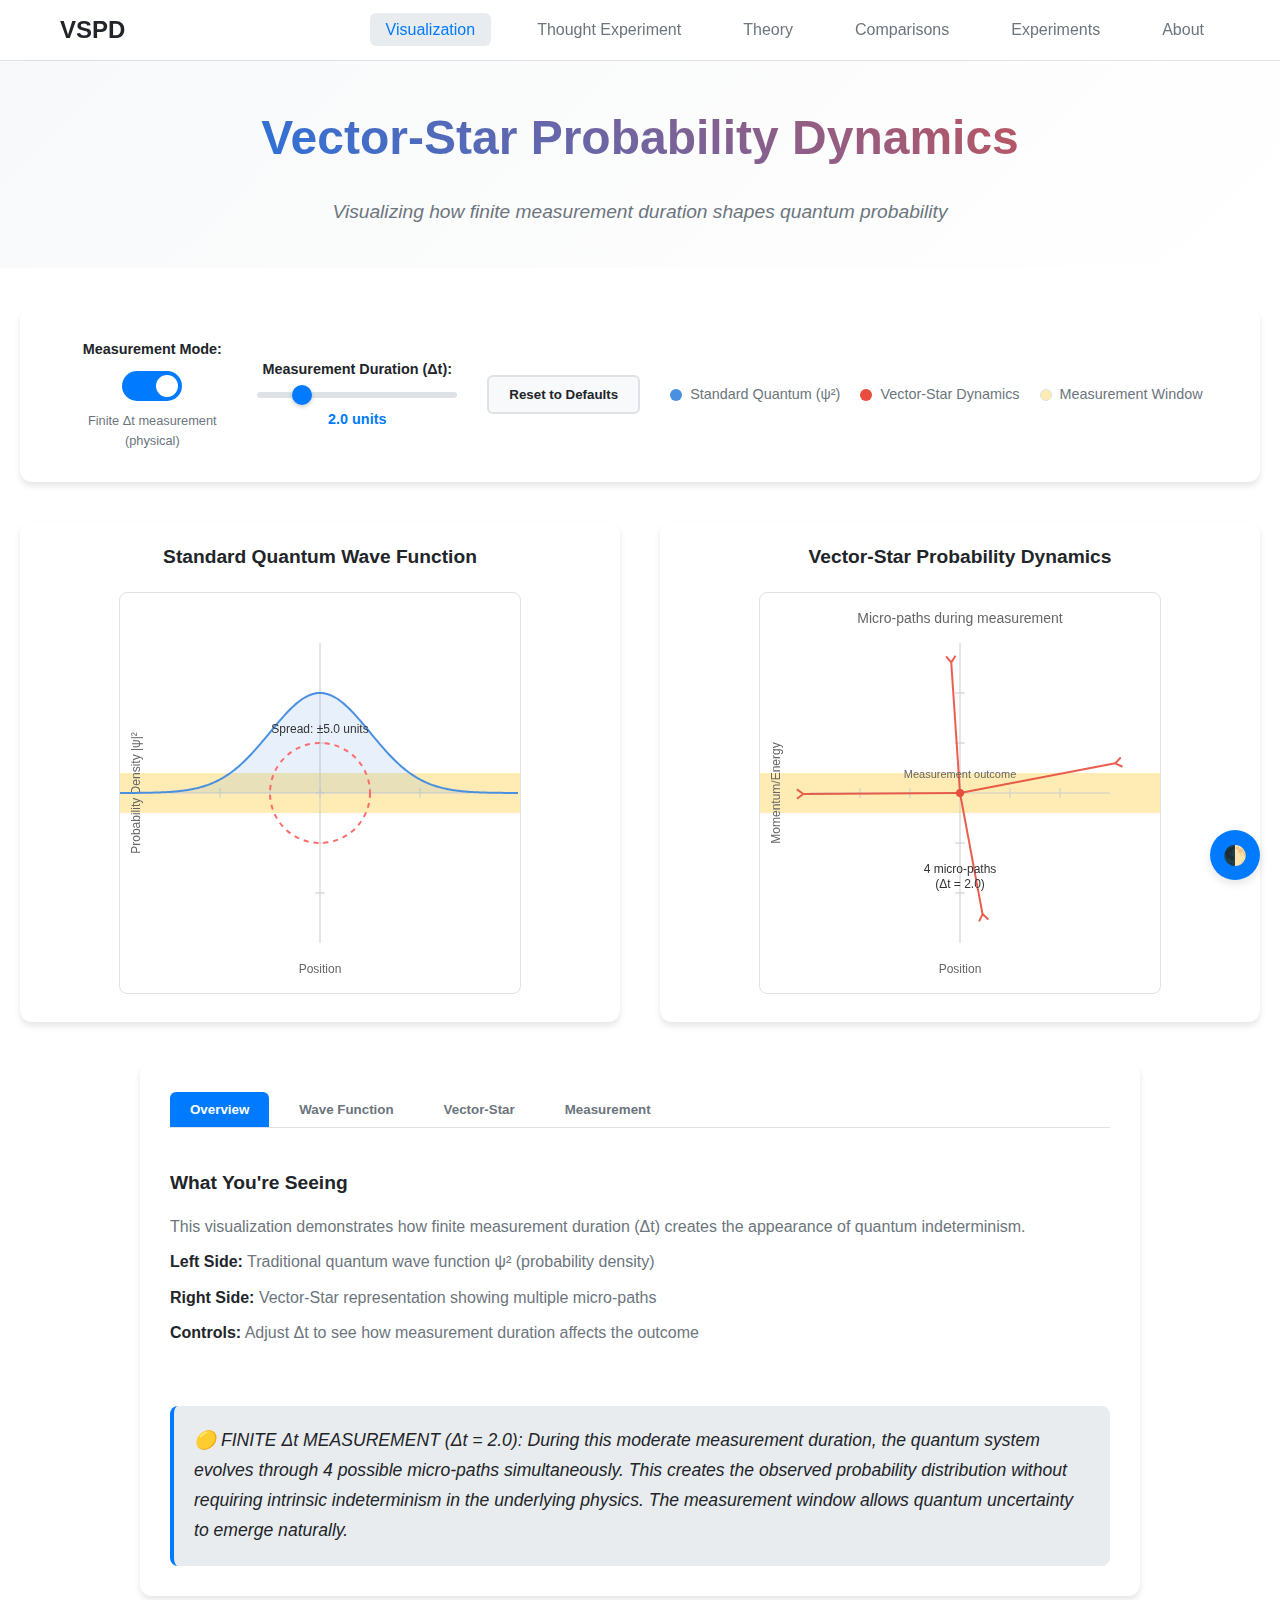
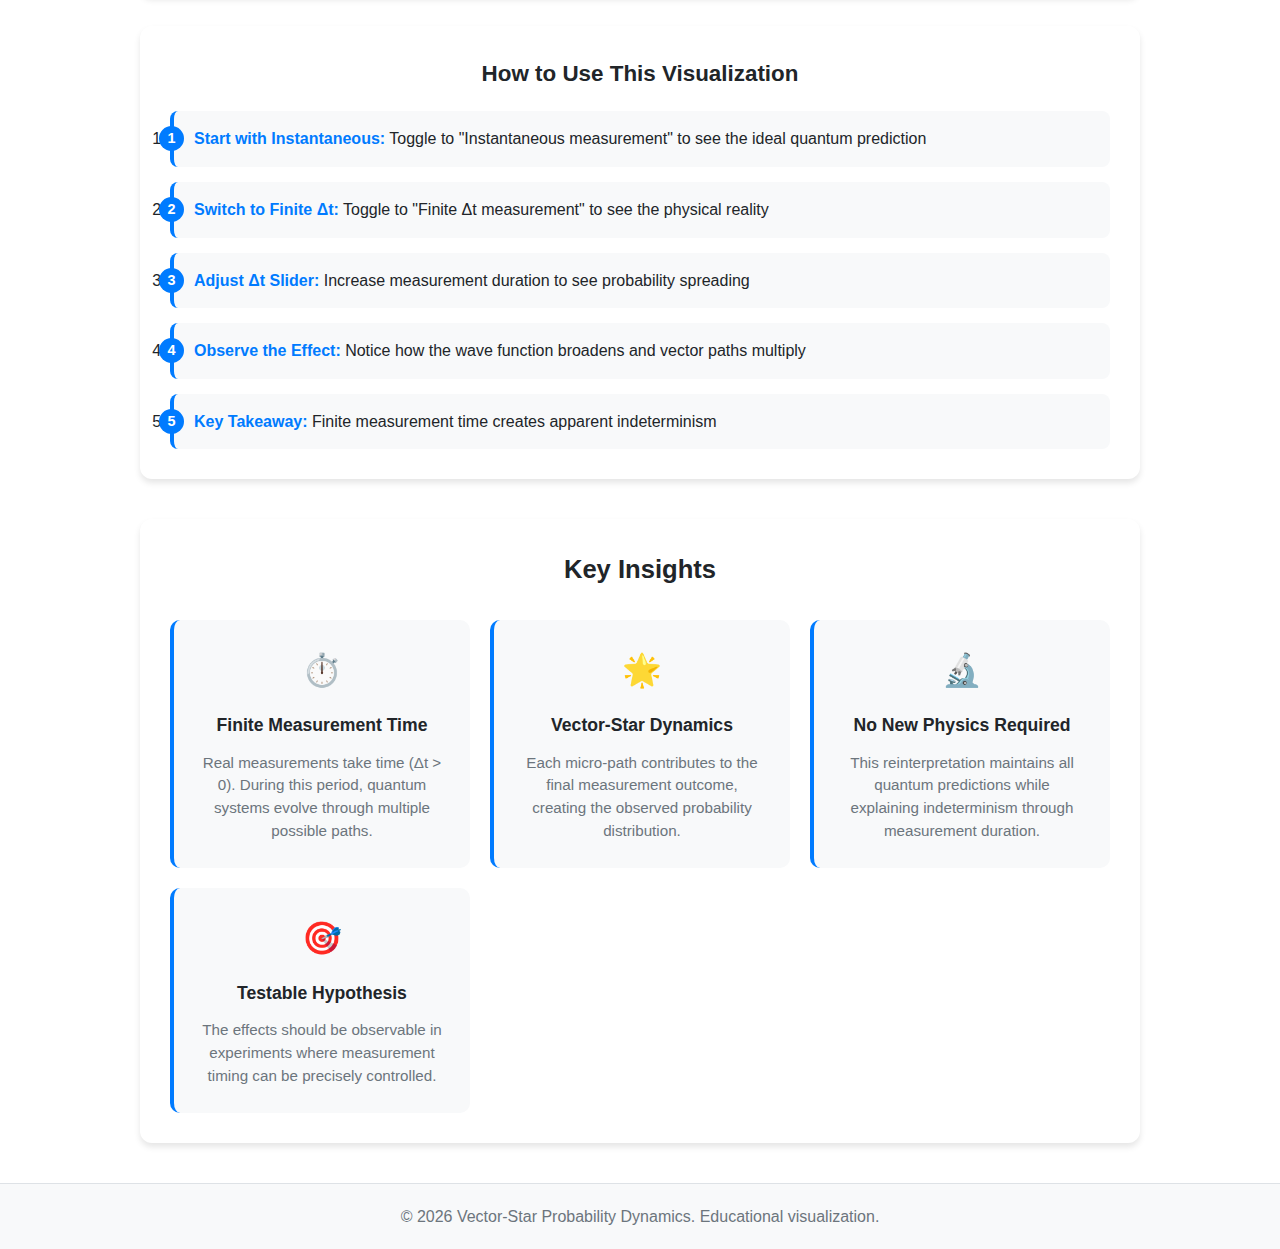
<file: index.html>
<!DOCTYPE html>
<html lang="en">
<head>
    <meta charset="UTF-8">
    <meta name="viewport" content="width=device-width, initial-scale=1.0">
    <title>Vector-Star Probability Dynamics</title>
    <link rel="stylesheet" href="css/styles.css">
    <link rel="icon" type="image/x-icon" href="favicon.ico">
</head>
<body>
    <nav class="navbar">
        <div class="nav-container">
            <a href="index.html" class="nav-brand">VSPD</a>
            <ul class="nav-menu">
                <li><a href="index.html" class="active">Visualization</a></li>
                <li><a href="thought-experiment.html">Thought Experiment</a></li>
                <li><a href="theory.html">Theory</a></li>
                <li><a href="comparisons.html">Comparisons</a></li>
                <li><a href="experiments.html">Experiments</a></li>
                <li><a href="about.html">About</a></li>
            </ul>
        </div>
    </nav>

    <main class="homepage">
        <section class="hero">
            <h1>Vector-Star Probability Dynamics</h1>
            <p class="subtitle">Visualizing how finite measurement duration shapes quantum probability</p>
        </section>

        <section class="visualization-section">
            <div class="controls-panel">
                <div class="control-group">
                    <label for="measurement-toggle">Measurement Mode:</label>
                    <div class="toggle-switch">
                        <input type="checkbox" id="measurement-toggle" checked>
                        <label for="measurement-toggle" class="toggle-slider"></label>
                    </div>
                    <span class="toggle-label" id="toggle-label">Finite Δt measurement (physical)</span>
                </div>

                <div class="control-group">
                    <label for="delta-t-slider">Measurement Duration (Δt):</label>
                    <input type="range" id="delta-t-slider" min="0.1" max="10" step="0.1" value="2.0">
                    <span class="slider-value" id="delta-t-value">2.0 units</span>
                </div>

                <div class="control-group">
                    <button id="reset-button" class="reset-button">Reset to Defaults</button>
                </div>

                <div class="legend">
                    <div class="legend-item">
                        <div class="legend-color wave-function"></div>
                        <span>Standard Quantum (ψ²)</span>
                    </div>
                    <div class="legend-item">
                        <div class="legend-color vector-star"></div>
                        <span>Vector-Star Dynamics</span>
                    </div>
                    <div class="legend-item">
                        <div class="legend-color measurement-window"></div>
                        <span>Measurement Window</span>
                    </div>
                </div>
            </div>

            <div class="visualization-container">
                <div class="visualization-panel">
                    <h3>Standard Quantum Wave Function</h3>
                    <canvas id="wave-function-canvas" width="400" height="400"></canvas>
                </div>

                <div class="visualization-panel">
                    <h3>Vector-Star Probability Dynamics</h3>
                    <canvas id="vector-star-canvas" width="400" height="400"></canvas>
                </div>
            </div>

            <div class="explanation-panel">
                <div class="explanation-tabs">
                    <button class="tab-button active" data-tab="overview">Overview</button>
                    <button class="tab-button" data-tab="wave-function">Wave Function</button>
                    <button class="tab-button" data-tab="vector-star">Vector-Star</button>
                    <button class="tab-button" data-tab="measurement">Measurement</button>
                </div>

                <div class="explanation-content">
                    <div id="overview-tab" class="tab-content active">
                        <h4>What You're Seeing</h4>
                        <p>This visualization demonstrates how finite measurement duration (Δt) creates the appearance of quantum indeterminism.</p>
                        <p><strong>Left Side:</strong> Traditional quantum wave function ψ² (probability density)</p>
                        <p><strong>Right Side:</strong> Vector-Star representation showing multiple micro-paths</p>
                        <p><strong>Controls:</strong> Adjust Δt to see how measurement duration affects the outcome</p>
                    </div>

                    <div id="wave-function-tab" class="tab-content">
                        <h4>Standard Quantum Wave Function</h4>
                        <p>The blue curve shows |ψ|² - the probability density of finding a particle at each position.</p>
                        <p>In instantaneous measurements (Δt = 0), this gives a sharp, deterministic prediction.</p>
                        <p>With finite Δt, the wave function spreads during measurement, creating uncertainty.</p>
                        <p><strong>Key Insight:</strong> The wave function itself doesn't change - our measurement process does.</p>
                    </div>

                    <div id="vector-star-tab" class="tab-content">
                        <h4>Vector-Star Probability Dynamics</h4>
                        <p>Each red vector represents a possible "micro-path" the system could take during measurement.</p>
                        <p>With instantaneous measurement, only one path contributes (single vector).</p>
                        <p>With finite Δt, multiple paths contribute simultaneously, creating superposition.</p>
                        <p>The spread of vectors shows how measurement duration allows quantum uncertainty to emerge.</p>
                    </div>

                    <div id="measurement-tab" class="tab-content">
                        <h4>Measurement Process</h4>
                        <p>The yellow shaded region represents the temporal "measurement window" (Δt).</p>
                        <p>During this time, the quantum system evolves and multiple possibilities coexist.</p>
                        <p>This creates the observed probability distribution without requiring intrinsic indeterminism.</p>
                        <p><strong>Result:</strong> Apparent randomness emerges from finite-duration evolution.</p>
                    </div>
                </div>

                <div class="dynamic-explanation">
                    <p id="explanation-text" class="highlight-text">
                        Watch how finite measurement duration (Δt) transforms the crisp quantum wave function
                        into the observed probability distribution. The vector-star representation shows
                        multiple micro-paths contributing to the final measurement outcome.
                    </p>
                </div>
            </div>

            <div class="tutorial-panel">
                <h3>How to Use This Visualization</h3>
                <ol class="tutorial-steps">
                    <li><strong>Start with Instantaneous:</strong> Toggle to "Instantaneous measurement" to see the ideal quantum prediction</li>
                    <li><strong>Switch to Finite Δt:</strong> Toggle to "Finite Δt measurement" to see the physical reality</li>
                    <li><strong>Adjust Δt Slider:</strong> Increase measurement duration to see probability spreading</li>
                    <li><strong>Observe the Effect:</strong> Notice how the wave function broadens and vector paths multiply</li>
                    <li><strong>Key Takeaway:</strong> Finite measurement time creates apparent indeterminism</li>
                </ol>
            </div>

            <div class="insights-panel">
                <h3>Key Insights</h3>
                <div class="insights-grid">
                    <div class="insight-card">
                        <div class="insight-icon">⏱️</div>
                        <h4>Finite Measurement Time</h4>
                        <p>Real measurements take time (Δt > 0). During this period, quantum systems evolve through multiple possible paths.</p>
                    </div>

                    <div class="insight-card">
                        <div class="insight-icon">🌟</div>
                        <h4>Vector-Star Dynamics</h4>
                        <p>Each micro-path contributes to the final measurement outcome, creating the observed probability distribution.</p>
                    </div>

                    <div class="insight-card">
                        <div class="insight-icon">🔬</div>
                        <h4>No New Physics Required</h4>
                        <p>This reinterpretation maintains all quantum predictions while explaining indeterminism through measurement duration.</p>
                    </div>

                    <div class="insight-card">
                        <div class="insight-icon">🎯</div>
                        <h4>Testable Hypothesis</h4>
                        <p>The effects should be observable in experiments where measurement timing can be precisely controlled.</p>
                    </div>
                </div>
            </div>

        </section>
    </main>

    <footer class="footer">
        <p>&copy; 2026 Vector-Star Probability Dynamics. Educational visualization.</p>
    </footer>

    <script src="js/visualization.js"></script>
    <script src="js/main.js"></script>
</body>
</html>
</file>
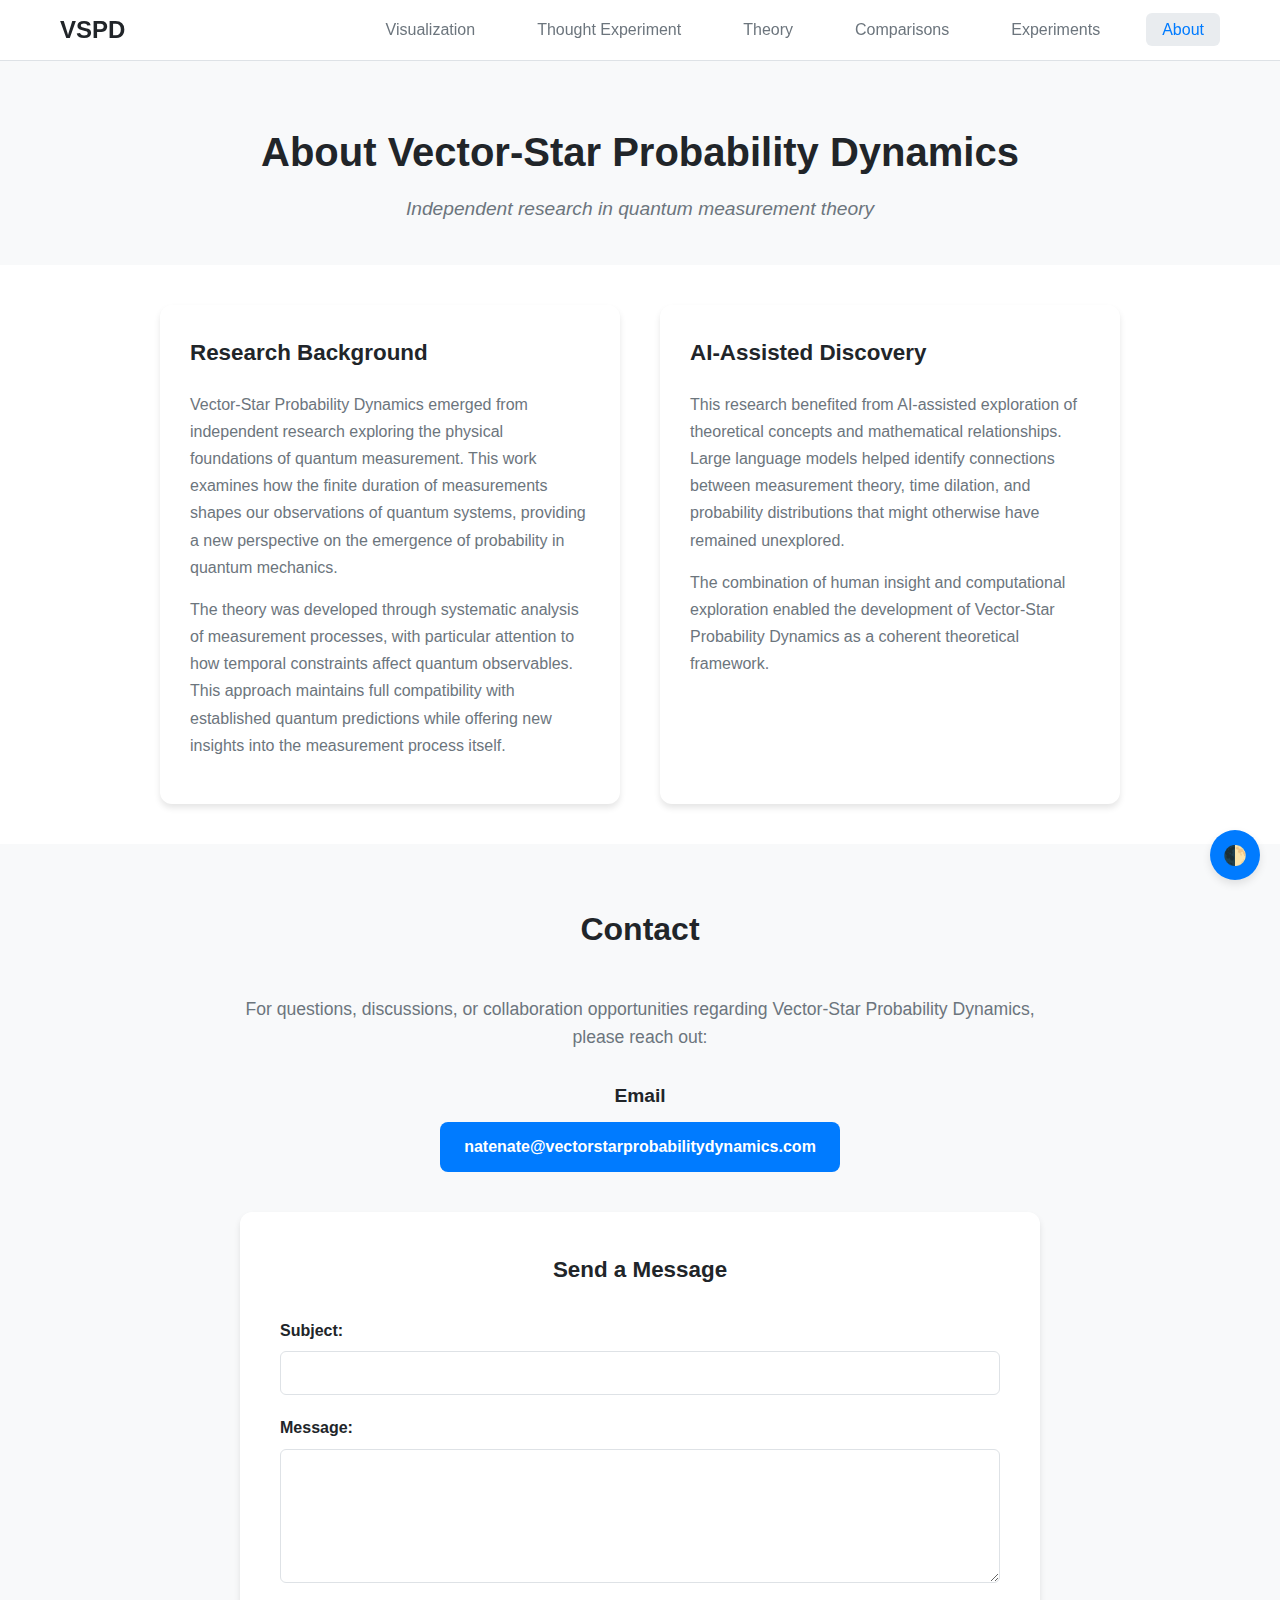
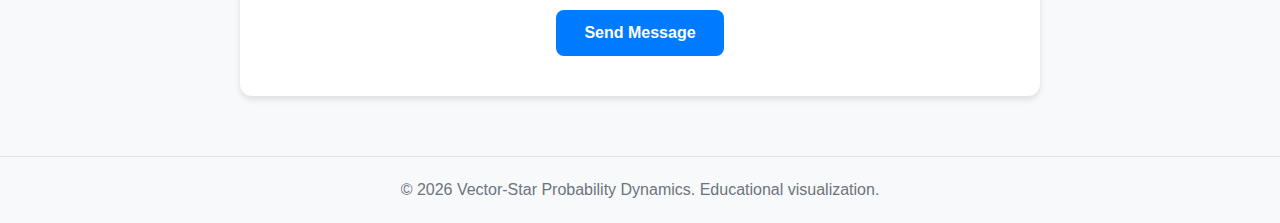
<file: about.html>
<!DOCTYPE html>
<html lang="en">
<head>
    <meta charset="UTF-8">
    <meta name="viewport" content="width=device-width, initial-scale=1.0">
    <title>About - Vector-Star Probability Dynamics</title>
    <link rel="stylesheet" href="css/styles.css">
    <link rel="icon" type="image/x-icon" href="favicon.ico">
</head>
<body>
    <nav class="navbar">
        <div class="nav-container">
            <a href="index.html" class="nav-brand">VSPD</a>
            <ul class="nav-menu">
                <li><a href="index.html">Visualization</a></li>
                <li><a href="thought-experiment.html">Thought Experiment</a></li>
                <li><a href="theory.html">Theory</a></li>
                <li><a href="comparisons.html">Comparisons</a></li>
                <li><a href="experiments.html">Experiments</a></li>
                <li><a href="about.html" class="active">About</a></li>
            </ul>
        </div>
    </nav>

    <main class="about-page">
        <section class="page-header">
            <h1>About Vector-Star Probability Dynamics</h1>
            <p class="subtitle">Independent research in quantum measurement theory</p>
        </section>

        <section class="bio-section">
            <div class="bio-content">
                <h2>Research Background</h2>
                <p>
                    Vector-Star Probability Dynamics emerged from independent research exploring
                    the physical foundations of quantum measurement. This work examines how the
                    finite duration of measurements shapes our observations of quantum systems,
                    providing a new perspective on the emergence of probability in quantum mechanics.
                </p>

                <p>
                    The theory was developed through systematic analysis of measurement processes,
                    with particular attention to how temporal constraints affect quantum observables.
                    This approach maintains full compatibility with established quantum predictions
                    while offering new insights into the measurement process itself.
                </p>
            </div>

            <div class="methodology">
                <h2>AI-Assisted Discovery</h2>
                <p>
                    This research benefited from AI-assisted exploration of theoretical concepts
                    and mathematical relationships. Large language models helped identify
                    connections between measurement theory, time dilation, and probability
                    distributions that might otherwise have remained unexplored.
                </p>

                <p>
                    The combination of human insight and computational exploration enabled
                    the development of Vector-Star Probability Dynamics as a coherent
                    theoretical framework.
                </p>
            </div>
        </section>

        <section class="contact-section">
            <h2>Contact</h2>
            <div class="contact-content">
                <p>
                    For questions, discussions, or collaboration opportunities regarding
                    Vector-Star Probability Dynamics, please reach out:
                </p>

                <div class="contact-methods">
                    <div class="contact-method">
                        <h3>Email</h3>
                        <a href="mailto:natenate@vectorstarprobabilitydynamics.com" class="contact-link">
                            natenate@vectorstarprobabilitydynamics.com
                        </a>
                    </div>
                </div>

                <div class="contact-form">
                    <h3>Send a Message</h3>
                    <form action="mailto:natenate@vectorstarprobabilitydynamics.com" method="post" enctype="text/plain">
                        <div class="form-group">
                            <label for="subject">Subject:</label>
                            <input type="text" id="subject" name="subject" required>
                        </div>

                        <div class="form-group">
                            <label for="message">Message:</label>
                            <textarea id="message" name="body" rows="6" required></textarea>
                        </div>

                        <button type="submit" class="contact-submit">Send Message</button>
                    </form>
                </div>
            </div>
        </section>
    </main>

    <footer class="footer">
        <p>&copy; 2026 Vector-Star Probability Dynamics. Educational visualization.</p>
    </footer>

    <script src="js/main.js"></script>
</body>
</html>
</file>
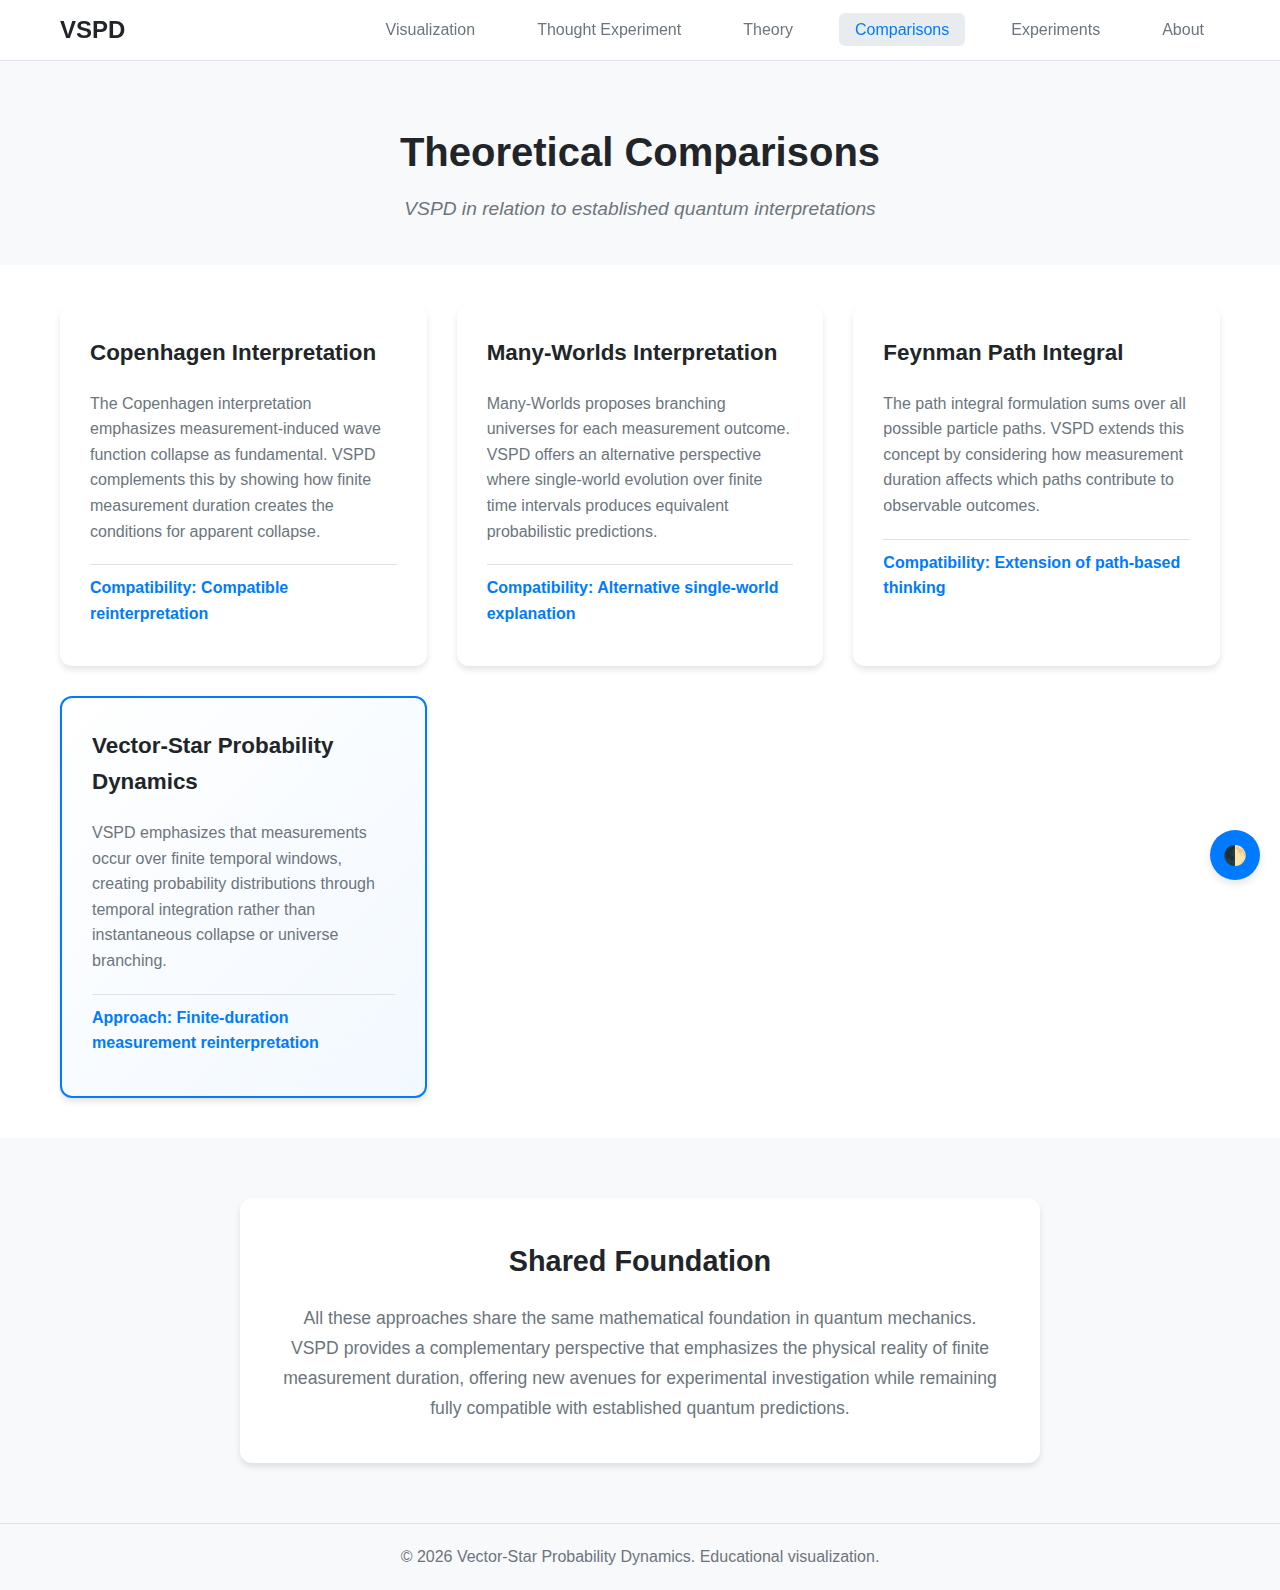
<file: comparisons.html>
<!DOCTYPE html>
<html lang="en">
<head>
    <meta charset="UTF-8">
    <meta name="viewport" content="width=device-width, initial-scale=1.0">
    <title>Comparisons - Vector-Star Probability Dynamics</title>
    <link rel="stylesheet" href="css/styles.css">
    <link rel="icon" type="image/x-icon" href="favicon.ico">
</head>
<body>
    <nav class="navbar">
        <div class="nav-container">
            <a href="index.html" class="nav-brand">VSPD</a>
            <ul class="nav-menu">
                <li><a href="index.html">Visualization</a></li>
                <li><a href="thought-experiment.html">Thought Experiment</a></li>
                <li><a href="theory.html">Theory</a></li>
                <li><a href="comparisons.html" class="active">Comparisons</a></li>
                <li><a href="experiments.html">Experiments</a></li>
                <li><a href="about.html">About</a></li>
            </ul>
        </div>
    </nav>

    <main class="comparisons-page">
        <section class="page-header">
            <h1>Theoretical Comparisons</h1>
            <p class="subtitle">VSPD in relation to established quantum interpretations</p>
        </section>

        <section class="comparisons-content">
            <article class="interpretation-card">
                <h2>Copenhagen Interpretation</h2>
                <div class="interpretation-content">
                    <div class="description">
                        <p>
                            The Copenhagen interpretation emphasizes measurement-induced wave function collapse
                            as fundamental. VSPD complements this by showing how finite measurement duration
                            creates the conditions for apparent collapse.
                        </p>
                    </div>
                    <div class="relationship">
                        <strong>Compatibility:</strong> Compatible reinterpretation
                    </div>
                </div>
            </article>

            <article class="interpretation-card">
                <h2>Many-Worlds Interpretation</h2>
                <div class="interpretation-content">
                    <div class="description">
                        <p>
                            Many-Worlds proposes branching universes for each measurement outcome. VSPD offers
                            an alternative perspective where single-world evolution over finite time intervals
                            produces equivalent probabilistic predictions.
                        </p>
                    </div>
                    <div class="relationship">
                        <strong>Compatibility:</strong> Alternative single-world explanation
                    </div>
                </div>
            </article>

            <article class="interpretation-card">
                <h2>Feynman Path Integral</h2>
                <div class="interpretation-content">
                    <div class="description">
                        <p>
                            The path integral formulation sums over all possible particle paths. VSPD extends
                            this concept by considering how measurement duration affects which paths contribute
                            to observable outcomes.
                        </p>
                    </div>
                    <div class="relationship">
                        <strong>Compatibility:</strong> Extension of path-based thinking
                    </div>
                </div>
            </article>

            <article class="interpretation-card vspd-highlight">
                <h2>Vector-Star Probability Dynamics</h2>
                <div class="interpretation-content">
                    <div class="description">
                        <p>
                            VSPD emphasizes that measurements occur over finite temporal windows, creating
                            probability distributions through temporal integration rather than instantaneous
                            collapse or universe branching.
                        </p>
                    </div>
                    <div class="relationship">
                        <strong>Approach:</strong> Finite-duration measurement reinterpretation
                    </div>
                </div>
            </article>
        </section>

        <section class="compatibility-statement">
            <div class="statement-box">
                <h2>Shared Foundation</h2>
                <p>
                    All these approaches share the same mathematical foundation in quantum mechanics.
                    VSPD provides a complementary perspective that emphasizes the physical reality
                    of finite measurement duration, offering new avenues for experimental investigation
                    while remaining fully compatible with established quantum predictions.
                </p>
            </div>
        </section>
    </main>

    <footer class="footer">
        <p>&copy; 2026 Vector-Star Probability Dynamics. Educational visualization.</p>
    </footer>

    <script src="js/main.js"></script>
</body>
</html>
</file>
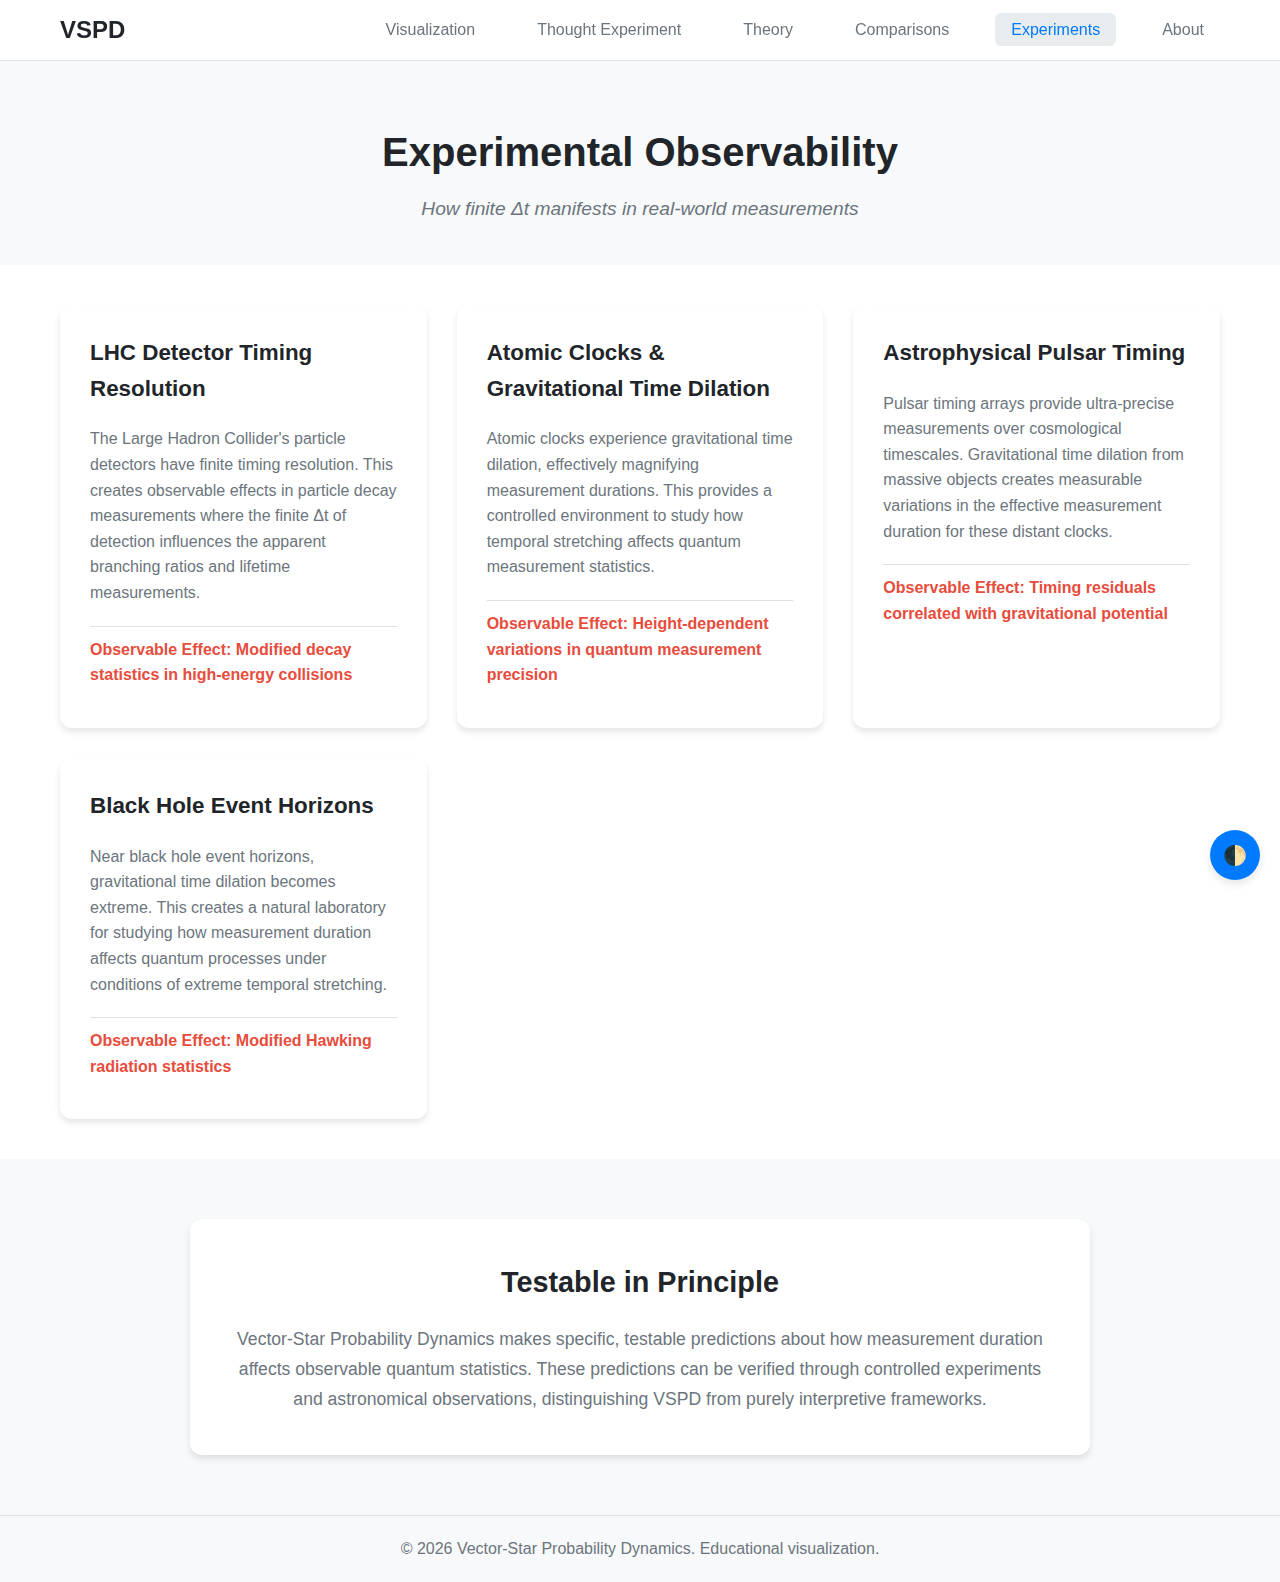
<file: experiments.html>
<!DOCTYPE html>
<html lang="en">
<head>
    <meta charset="UTF-8">
    <meta name="viewport" content="width=device-width, initial-scale=1.0">
    <title>Experiments - Vector-Star Probability Dynamics</title>
    <link rel="stylesheet" href="css/styles.css">
    <link rel="icon" type="image/x-icon" href="favicon.ico">
</head>
<body>
    <nav class="navbar">
        <div class="nav-container">
            <a href="index.html" class="nav-brand">VSPD</a>
            <ul class="nav-menu">
                <li><a href="index.html">Visualization</a></li>
                <li><a href="thought-experiment.html">Thought Experiment</a></li>
                <li><a href="theory.html">Theory</a></li>
                <li><a href="comparisons.html">Comparisons</a></li>
                <li><a href="experiments.html" class="active">Experiments</a></li>
                <li><a href="about.html">About</a></li>
            </ul>
        </div>
    </nav>

    <main class="experiments-page">
        <section class="page-header">
            <h1>Experimental Observability</h1>
            <p class="subtitle">How finite Δt manifests in real-world measurements</p>
        </section>

        <section class="experiments-content">
            <article class="experiment-card">
                <h2>LHC Detector Timing Resolution</h2>
                <div class="experiment-content">
                    <div class="description">
                        <p>
                            The Large Hadron Collider's particle detectors have finite timing resolution.
                            This creates observable effects in particle decay measurements where the
                            finite Δt of detection influences the apparent branching ratios and
                            lifetime measurements.
                        </p>
                    </div>
                    <div class="observability">
                        <strong>Observable Effect:</strong> Modified decay statistics in high-energy collisions
                    </div>
                </div>
            </article>

            <article class="experiment-card">
                <h2>Atomic Clocks & Gravitational Time Dilation</h2>
                <div class="experiment-content">
                    <div class="description">
                        <p>
                            Atomic clocks experience gravitational time dilation, effectively magnifying
                            measurement durations. This provides a controlled environment to study
                            how temporal stretching affects quantum measurement statistics.
                        </p>
                    </div>
                    <div class="observability">
                        <strong>Observable Effect:</strong> Height-dependent variations in quantum measurement precision
                    </div>
                </div>
            </article>

            <article class="experiment-card">
                <h2>Astrophysical Pulsar Timing</h2>
                <div class="experiment-content">
                    <div class="description">
                        <p>
                            Pulsar timing arrays provide ultra-precise measurements over cosmological
                            timescales. Gravitational time dilation from massive objects creates
                            measurable variations in the effective measurement duration for these
                            distant clocks.
                        </p>
                    </div>
                    <div class="observability">
                        <strong>Observable Effect:</strong> Timing residuals correlated with gravitational potential
                    </div>
                </div>
            </article>

            <article class="experiment-card">
                <h2>Black Hole Event Horizons</h2>
                <div class="experiment-content">
                    <div class="description">
                        <p>
                            Near black hole event horizons, gravitational time dilation becomes extreme.
                            This creates a natural laboratory for studying how measurement duration
                            affects quantum processes under conditions of extreme temporal stretching.
                        </p>
                    </div>
                    <div class="observability">
                        <strong>Observable Effect:</strong> Modified Hawking radiation statistics
                    </div>
                </div>
            </article>
        </section>

        <section class="testability-statement">
            <div class="statement-box">
                <h2>Testable in Principle</h2>
                <p>
                    Vector-Star Probability Dynamics makes specific, testable predictions about how
                    measurement duration affects observable quantum statistics. These predictions
                    can be verified through controlled experiments and astronomical observations,
                    distinguishing VSPD from purely interpretive frameworks.
                </p>
            </div>
        </section>
    </main>

    <footer class="footer">
        <p>&copy; 2026 Vector-Star Probability Dynamics. Educational visualization.</p>
    </footer>

    <script src="js/main.js"></script>
</body>
</html>
</file>
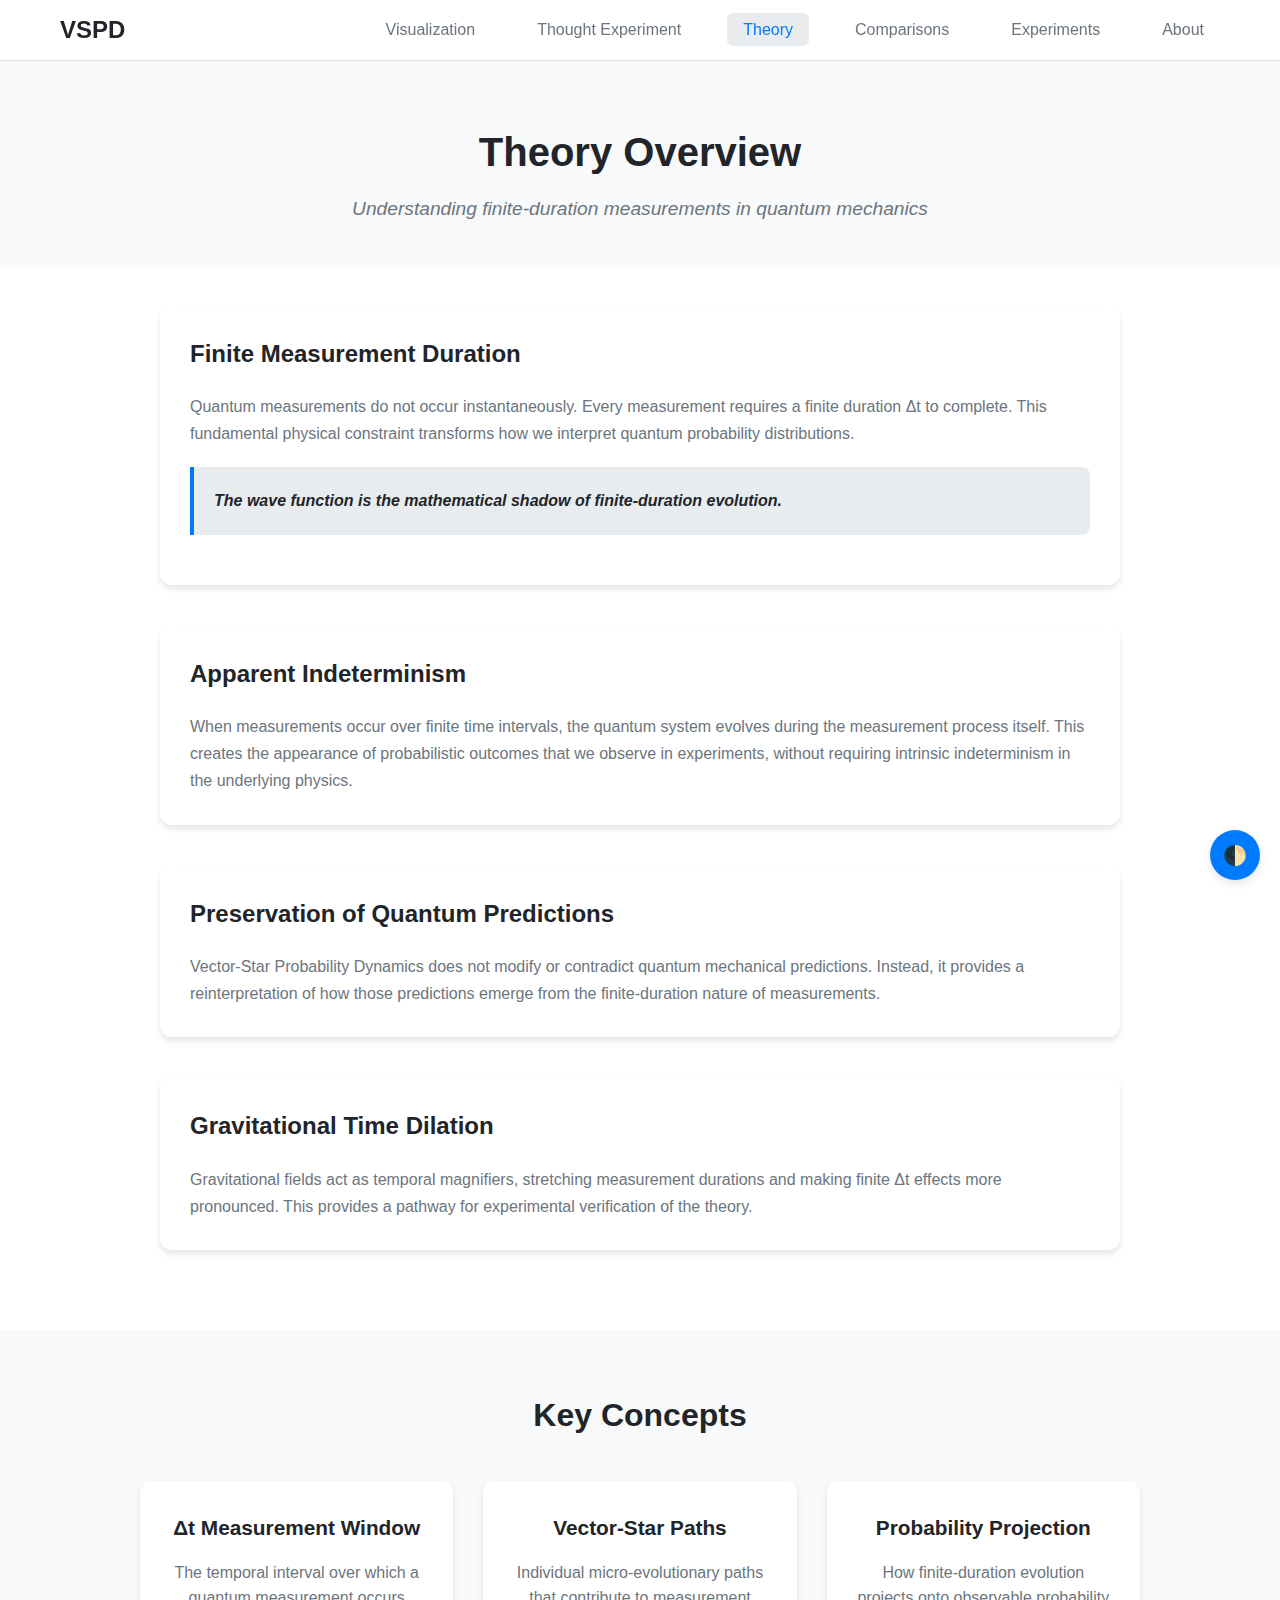
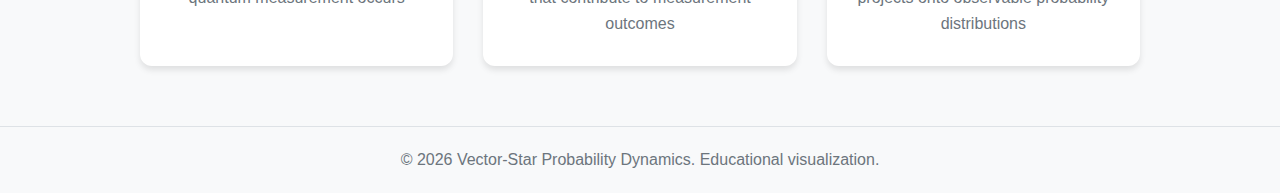
<file: theory.html>
<!DOCTYPE html>
<html lang="en">
<head>
    <meta charset="UTF-8">
    <meta name="viewport" content="width=device-width, initial-scale=1.0">
    <title>Theory - Vector-Star Probability Dynamics</title>
    <link rel="stylesheet" href="css/styles.css">
    <link rel="icon" type="image/x-icon" href="favicon.ico">
</head>
<body>
    <nav class="navbar">
        <div class="nav-container">
            <a href="index.html" class="nav-brand">VSPD</a>
            <ul class="nav-menu">
                <li><a href="index.html">Visualization</a></li>
                <li><a href="thought-experiment.html">Thought Experiment</a></li>
                <li><a href="theory.html" class="active">Theory</a></li>
                <li><a href="comparisons.html">Comparisons</a></li>
                <li><a href="experiments.html">Experiments</a></li>
                <li><a href="about.html">About</a></li>
            </ul>
        </div>
    </nav>

    <main class="theory-page">
        <section class="page-header">
            <h1>Theory Overview</h1>
            <p class="subtitle">Understanding finite-duration measurements in quantum mechanics</p>
        </section>

        <section class="theory-content">
            <article class="theory-section">
                <h2>Finite Measurement Duration</h2>
                <p>
                    Quantum measurements do not occur instantaneously. Every measurement requires a finite
                    duration Δt to complete. This fundamental physical constraint transforms how we
                    interpret quantum probability distributions.
                </p>

                <div class="callout">
                    <p><strong>The wave function is the mathematical shadow of finite-duration evolution.</strong></p>
                </div>
            </article>

            <article class="theory-section">
                <h2>Apparent Indeterminism</h2>
                <p>
                    When measurements occur over finite time intervals, the quantum system evolves during
                    the measurement process itself. This creates the appearance of probabilistic outcomes
                    that we observe in experiments, without requiring intrinsic indeterminism in the
                    underlying physics.
                </p>
            </article>

            <article class="theory-section">
                <h2>Preservation of Quantum Predictions</h2>
                <p>
                    Vector-Star Probability Dynamics does not modify or contradict quantum mechanical
                    predictions. Instead, it provides a reinterpretation of how those predictions emerge
                    from the finite-duration nature of measurements.
                </p>
            </article>

            <article class="theory-section">
                <h2>Gravitational Time Dilation</h2>
                <p>
                    Gravitational fields act as temporal magnifiers, stretching measurement durations
                    and making finite Δt effects more pronounced. This provides a pathway for
                    experimental verification of the theory.
                </p>
            </article>
        </section>

        <section class="key-concepts">
            <h2>Key Concepts</h2>
            <div class="concepts-grid">
                <div class="concept-card">
                    <h3>Δt Measurement Window</h3>
                    <p>The temporal interval over which a quantum measurement occurs</p>
                </div>
                <div class="concept-card">
                    <h3>Vector-Star Paths</h3>
                    <p>Individual micro-evolutionary paths that contribute to measurement outcomes</p>
                </div>
                <div class="concept-card">
                    <h3>Probability Projection</h3>
                    <p>How finite-duration evolution projects onto observable probability distributions</p>
                </div>
            </div>
        </section>
    </main>

    <footer class="footer">
        <p>&copy; 2026 Vector-Star Probability Dynamics. Educational visualization.</p>
    </footer>

    <script src="js/main.js"></script>
</body>
</html>
</file>
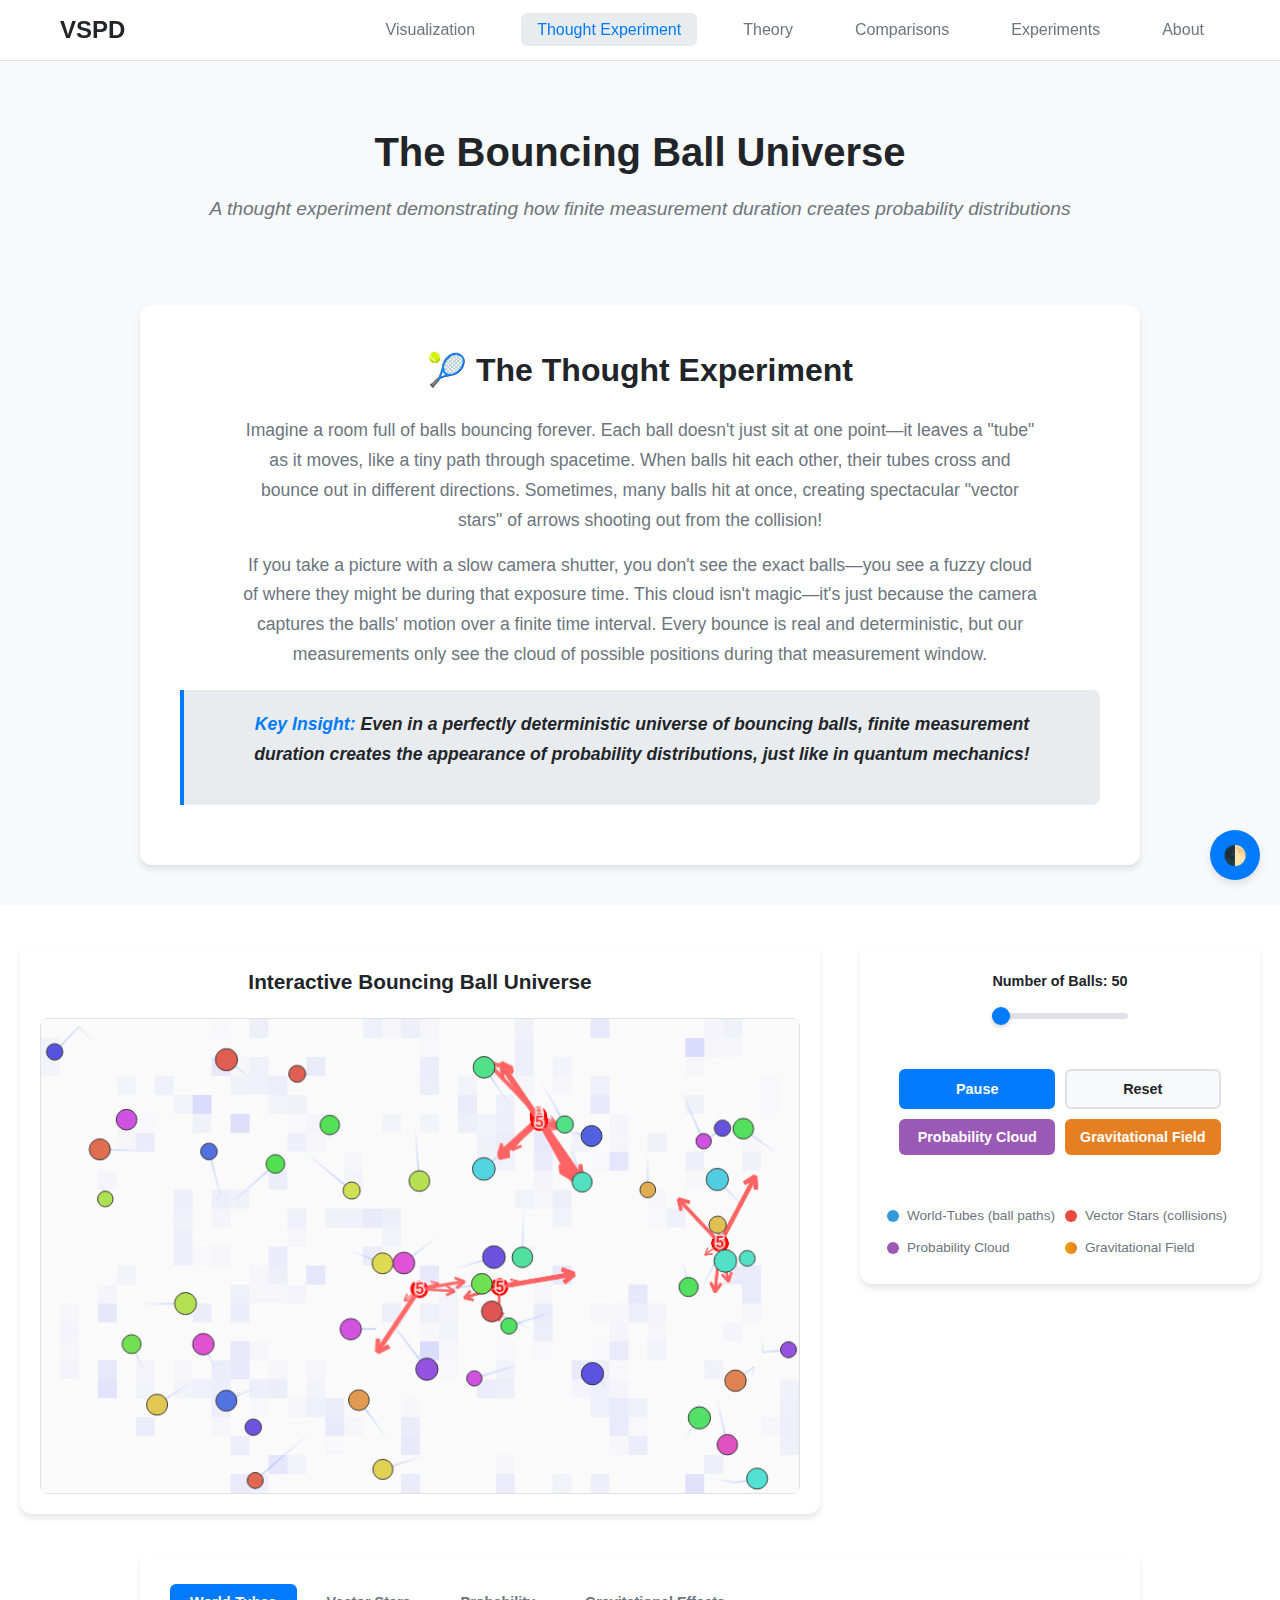
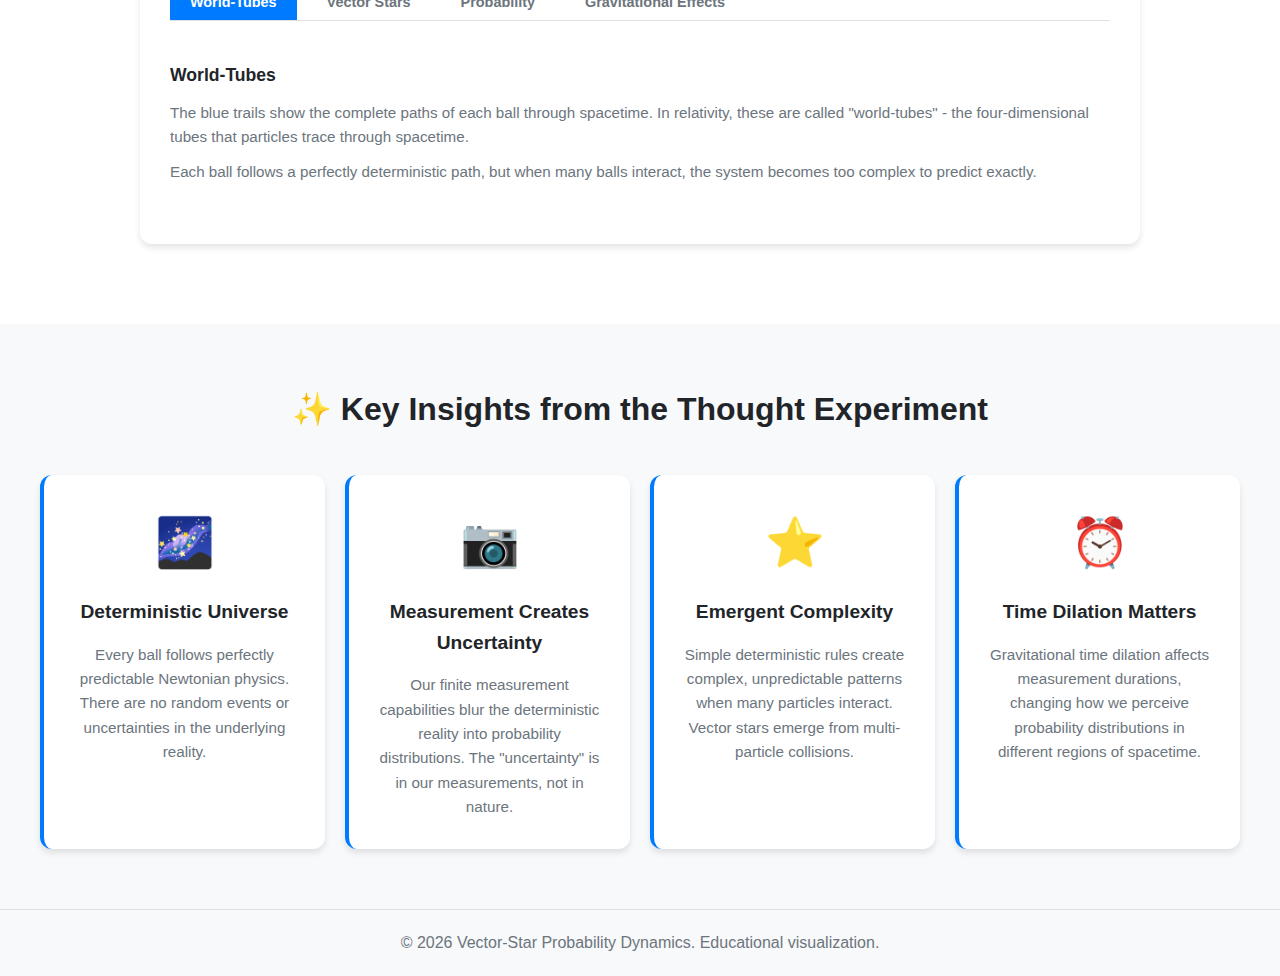
<file: thought-experiment.html>
<!DOCTYPE html>
<html lang="en">
<head>
    <meta charset="UTF-8">
    <meta name="viewport" content="width=device-width, initial-scale=1.0">
    <title>Thought Experiment - Vector-Star Probability Dynamics</title>
    <link rel="stylesheet" href="css/styles.css">
    <link rel="icon" type="image/x-icon" href="favicon.ico">
</head>
<body>
    <nav class="navbar">
        <div class="nav-container">
            <a href="index.html" class="nav-brand">VSPD</a>
            <ul class="nav-menu">
                <li><a href="index.html">Visualization</a></li>
                <li><a href="thought-experiment.html" class="active">Thought Experiment</a></li>
                <li><a href="theory.html">Theory</a></li>
                <li><a href="comparisons.html">Comparisons</a></li>
                <li><a href="experiments.html">Experiments</a></li>
                <li><a href="about.html">About</a></li>
            </ul>
        </div>
    </nav>

    <main class="thought-experiment">
        <section class="page-header">
            <h1>The Bouncing Ball Universe</h1>
            <p class="subtitle">A thought experiment demonstrating how finite measurement duration creates probability distributions</p>
        </section>

        <section class="experiment-intro">
            <div class="intro-card">
                <h2>🎾 The Thought Experiment</h2>
                <p>
                    Imagine a room full of balls bouncing forever. Each ball doesn't just sit at one point—it leaves a "tube" as it moves,
                    like a tiny path through spacetime. When balls hit each other, their tubes cross and bounce out in different directions.
                    Sometimes, many balls hit at once, creating spectacular "vector stars" of arrows shooting out from the collision!
                </p>
                <p>
                    If you take a picture with a slow camera shutter, you don't see the exact balls—you see a fuzzy cloud of where they
                    might be during that exposure time. This cloud isn't magic—it's just because the camera captures the balls' motion
                    over a finite time interval. Every bounce is real and deterministic, but our measurements only see the cloud of
                    possible positions during that measurement window.
                </p>
                <div class="callout">
                    <p><strong>Key Insight:</strong> Even in a perfectly deterministic universe of bouncing balls, finite measurement
                    duration creates the appearance of probability distributions, just like in quantum mechanics!</p>
                </div>
            </div>
        </section>

        <section class="animation-section">
            <div class="animation-container">
                <div class="animation-panel">
                    <h3>Interactive Bouncing Ball Universe</h3>
                    <div class="canvas-wrapper">
                        <canvas id="bouncing-balls-canvas"></canvas>
                    </div>
                </div>

                <div class="controls-panel">
                    <div class="control-group">
                        <label for="ball-count-slider">Number of Balls: <span id="ball-count-display">50</span></label>
                        <input type="range" id="ball-count-slider" class="ctrl-slider" min="50" max="500" value="50" oninput="window.animation?.setBallCount(parseInt(this.value))">
                    </div>

                    <div class="control-buttons">
                        <button id="play-pause-btn" class="control-btn play-btn" onclick="window.animation?.toggle(); updatePlayPauseButton();">Pause</button>
                        <button onclick="window.animation?.reset()" class="control-btn reset-btn">Reset</button>
                        <button id="cloud-btn" class="control-btn cloud-btn" onclick="window.animation?.toggleProbabilityCloud(); updateCloudButton();">Probability Cloud</button>
                        <button id="gravity-btn" class="control-btn gravity-btn" onclick="window.animation?.toggleGravitationalField(); updateGravityButton();">Gravitational Field</button>
                    </div>

                    <div class="legend">
                        <div class="legend-item">
                            <div class="legend-color world-tube"></div>
                            <span>World-Tubes (ball paths)</span>
                        </div>
                        <div class="legend-item">
                            <div class="legend-color vector-star"></div>
                            <span>Vector Stars (collisions)</span>
                        </div>
                        <div class="legend-item">
                            <div class="legend-color probability"></div>
                            <span>Probability Cloud</span>
                        </div>
                        <div class="legend-item">
                            <div class="legend-color gravity"></div>
                            <span>Gravitational Field</span>
                        </div>
                    </div>
                </div>
            </div>

            <div class="explanation-panel">
                <div class="explanation-tabs">
                    <button class="tab-button active" data-tab="world-tubes">World-Tubes</button>
                    <button class="tab-button" data-tab="vector-stars">Vector Stars</button>
                    <button class="tab-button" data-tab="probability">Probability</button>
                    <button class="tab-button" data-tab="gravity">Gravitational Effects</button>
                </div>

                <div class="explanation-content">
                    <div id="world-tubes-tab" class="tab-content active">
                        <h4>World-Tubes</h4>
                        <p>The blue trails show the complete paths of each ball through spacetime. In relativity, these are called "world-tubes" - the four-dimensional tubes that particles trace through spacetime.</p>
                        <p>Each ball follows a perfectly deterministic path, but when many balls interact, the system becomes too complex to predict exactly.</p>
                    </div>

                    <div id="vector-stars-tab" class="tab-content">
                        <h4>Vector Stars</h4>
                        <p>When 5 or more balls collide simultaneously, red arrows shoot out in all directions, creating a "vector star." This represents the complex momentum transfers during multi-ball collisions.</p>
                        <p>Increase the number of balls to see more spectacular vector stars emerge from the chaos!</p>
                    </div>

                    <div id="probability-tab" class="tab-content">
                        <h4>Probability Clouds</h4>
                        <p>The purple cloud shows where balls are likely to be found during measurement. This emerges naturally from the finite temporal resolution of our measurements.</p>
                        <p>Even though the balls follow deterministic paths, slow measurements blur their positions into probability distributions.</p>
                    </div>

                    <div id="gravity-tab" class="tab-content">
                        <h4>Gravitational Time Dilation</h4>
                        <p>The right side of the canvas represents a strong gravitational field where time runs slower. Balls in this region appear to move more slowly due to time dilation.</p>
                        <p>This demonstrates how gravitational effects modify measurement durations, creating different probability patterns across spacetime.</p>
                    </div>
                </div>
            </div>
        </section>

        <section class="key-insights">
            <h2>✨ Key Insights from the Thought Experiment</h2>
            <div class="insights-grid">
                <div class="insight-card">
                    <div class="insight-icon">🌌</div>
                    <h4>Deterministic Universe</h4>
                    <p>Every ball follows perfectly predictable Newtonian physics. There are no random events or uncertainties in the underlying reality.</p>
                </div>

                <div class="insight-card">
                    <div class="insight-icon">📷</div>
                    <h4>Measurement Creates Uncertainty</h4>
                    <p>Our finite measurement capabilities blur the deterministic reality into probability distributions. The "uncertainty" is in our measurements, not in nature.</p>
                </div>

                <div class="insight-card">
                    <div class="insight-icon">⭐</div>
                    <h4>Emergent Complexity</h4>
                    <p>Simple deterministic rules create complex, unpredictable patterns when many particles interact. Vector stars emerge from multi-particle collisions.</p>
                </div>

                <div class="insight-card">
                    <div class="insight-icon">⏰</div>
                    <h4>Time Dilation Matters</h4>
                    <p>Gravitational time dilation affects measurement durations, changing how we perceive probability distributions in different regions of spacetime.</p>
                </div>
            </div>
        </section>
    </main>

    <footer class="footer">
        <p>&copy; 2026 Vector-Star Probability Dynamics. Educational visualization.</p>
    </footer>

    <script src="js/main.js"></script>
    <script src="static/js/bouncing-balls.js"></script>
</body>
</html>
</file>
<file: css/styles.css>
/* Reset and Base Styles */
* {
    margin: 0;
    padding: 0;
    box-sizing: border-box;
}

:root {
    /* Light theme colors */
    --bg-primary: #ffffff;
    --bg-secondary: #f8f9fa;
    --bg-tertiary: #e9ecef;
    --text-primary: #212529;
    --text-secondary: #6c757d;
    --text-accent: #495057;
    --border-color: #dee2e6;
    --nav-bg: rgba(255, 255, 255, 0.95);
    --card-bg: #ffffff;
    --shadow: rgba(0, 0, 0, 0.1);
    --accent-color: #007bff;
    --wave-function-color: #4a90e2;
    --vector-star-color: #e74c3c;
    --measurement-window-color: rgba(255, 193, 7, 0.3);
}

[data-theme="dark"] {
    /* Dark theme colors */
    --bg-primary: #1a1a1a;
    --bg-secondary: #2d2d2d;
    --bg-tertiary: #404040;
    --text-primary: #ffffff;
    --text-secondary: #b0b0b0;
    --text-accent: #d0d0d0;
    --border-color: #555555;
    --nav-bg: rgba(26, 26, 26, 0.95);
    --card-bg: #2d2d2d;
    --shadow: rgba(0, 0, 0, 0.3);
    --accent-color: #5dade2;
}

body {
    font-family: 'Segoe UI', Tahoma, Geneva, Verdana, sans-serif;
    line-height: 1.6;
    color: var(--text-primary);
    background-color: var(--bg-primary);
    transition: background-color 0.3s ease, color 0.3s ease;
}

a {
    color: var(--accent-color);
    text-decoration: none;
}

a:hover {
    text-decoration: underline;
}

/* Navigation */
.navbar {
    position: fixed;
    top: 0;
    width: 100%;
    background-color: var(--nav-bg);
    backdrop-filter: blur(10px);
    border-bottom: 1px solid var(--border-color);
    z-index: 1000;
    transition: background-color 0.3s ease;
}

.nav-container {
    max-width: 1200px;
    margin: 0 auto;
    padding: 0 20px;
    display: flex;
    justify-content: space-between;
    align-items: center;
    height: 60px;
}

.nav-brand {
    font-size: 1.5rem;
    font-weight: bold;
    color: var(--text-primary);
}

.nav-menu {
    display: flex;
    list-style: none;
    gap: 30px;
}

.nav-menu a {
    color: var(--text-secondary);
    font-weight: 500;
    padding: 8px 16px;
    border-radius: 6px;
    transition: all 0.2s ease;
}

.nav-menu a:hover,
.nav-menu a.active {
    color: var(--accent-color);
    background-color: var(--bg-tertiary);
}

/* Main Content */
main {
    margin-top: 60px;
    min-height: calc(100vh - 120px);
}

/* Page Headers */
.page-header {
    text-align: center;
    padding: 60px 20px 40px;
    background-color: var(--bg-secondary);
}

.page-header h1 {
    font-size: 2.5rem;
    margin-bottom: 10px;
    color: var(--text-primary);
}

.subtitle {
    font-size: 1.2rem;
    color: var(--text-secondary);
    font-style: italic;
}

/* Homepage Styles */
.homepage {
    padding: 0;
}

.hero {
    text-align: center;
    padding: 40px 20px;
    background: linear-gradient(135deg, var(--bg-secondary) 0%, var(--bg-primary) 100%);
}

.hero h1 {
    font-size: 3rem;
    margin-bottom: 20px;
    background: linear-gradient(45deg, var(--accent-color), var(--vector-star-color));
    -webkit-background-clip: text;
    -webkit-text-fill-color: transparent;
    background-clip: text;
}

.visualization-section {
    max-width: 1400px;
    margin: 0 auto;
    padding: 40px 20px;
}

.controls-panel {
    display: flex;
    flex-wrap: wrap;
    gap: 30px;
    justify-content: center;
    align-items: center;
    margin-bottom: 40px;
    padding: 30px;
    background-color: var(--card-bg);
    border-radius: 12px;
    box-shadow: 0 4px 6px var(--shadow);
}

.control-group {
    display: flex;
    flex-direction: column;
    align-items: center;
    gap: 10px;
}

.control-group label {
    font-weight: 600;
    color: var(--text-primary);
    font-size: 0.9rem;
}

/* Toggle Switch */
.toggle-switch {
    position: relative;
    width: 60px;
    height: 30px;
}

.toggle-switch input {
    opacity: 0;
    width: 0;
    height: 0;
}

.toggle-slider {
    position: absolute;
    cursor: pointer;
    top: 0;
    left: 0;
    right: 0;
    bottom: 0;
    background-color: var(--border-color);
    transition: 0.3s;
    border-radius: 30px;
}

.toggle-slider:before {
    position: absolute;
    content: "";
    height: 22px;
    width: 22px;
    left: 4px;
    bottom: 4px;
    background-color: white;
    transition: 0.3s;
    border-radius: 50%;
}

input:checked + .toggle-slider {
    background-color: var(--accent-color);
}

input:checked + .toggle-slider:before {
    transform: translateX(30px);
}

.toggle-label {
    font-size: 0.8rem;
    color: var(--text-secondary);
    text-align: center;
    max-width: 150px;
}

/* Slider */
#delta-t-slider {
    width: 200px;
    height: 6px;
    border-radius: 3px;
    background: var(--border-color);
    outline: none;
    -webkit-appearance: none;
}

#delta-t-slider::-webkit-slider-thumb {
    -webkit-appearance: none;
    appearance: none;
    width: 20px;
    height: 20px;
    border-radius: 50%;
    background: var(--accent-color);
    cursor: pointer;
    box-shadow: 0 2px 4px rgba(0, 0, 0, 0.2);
}

#delta-t-slider::-moz-range-thumb {
    width: 20px;
    height: 20px;
    border-radius: 50%;
    background: var(--accent-color);
    cursor: pointer;
    border: none;
    box-shadow: 0 2px 4px rgba(0, 0, 0, 0.2);
}

.slider-value {
    font-weight: bold;
    color: var(--accent-color);
    font-size: 0.9rem;
}

/* Reset Button */
.reset-button {
    padding: 10px 20px;
    background-color: var(--bg-secondary);
    color: var(--text-primary);
    border: 2px solid var(--border-color);
    border-radius: 6px;
    cursor: pointer;
    font-weight: 600;
    transition: all 0.2s ease;
    width: 100%;
    max-width: 200px;
}

.reset-button:hover {
    background-color: var(--accent-color);
    color: white;
    border-color: var(--accent-color);
}

/* Legend */
.legend {
    display: flex;
    gap: 20px;
    flex-wrap: wrap;
}

.legend-item {
    display: flex;
    align-items: center;
    gap: 8px;
    font-size: 0.9rem;
    color: var(--text-secondary);
}

.legend-color {
    width: 16px;
    height: 16px;
    border-radius: 50%;
}

.legend-color.wave-function {
    background-color: var(--wave-function-color);
}

.legend-color.vector-star {
    background-color: var(--vector-star-color);
}

.legend-color.measurement-window {
    background-color: var(--measurement-window-color);
    border: 1px solid var(--border-color);
}

/* Visualization Container */
.visualization-container {
    display: grid;
    grid-template-columns: 1fr 1fr;
    gap: 40px;
    margin-bottom: 40px;
}

.visualization-panel {
    background-color: var(--card-bg);
    border-radius: 12px;
    padding: 20px;
    box-shadow: 0 4px 6px var(--shadow);
    text-align: center;
}

.visualization-panel h3 {
    margin-bottom: 20px;
    color: var(--text-primary);
    font-size: 1.2rem;
}

.visualization-panel canvas {
    max-width: 100%;
    height: auto;
    border-radius: 8px;
    background-color: var(--bg-primary);
    border: 1px solid var(--border-color);
}

/* Explanation Panel */
.explanation-panel {
    text-align: left;
    padding: 30px;
    background-color: var(--card-bg);
    border-radius: 12px;
    box-shadow: 0 4px 6px var(--shadow);
    max-width: 1000px;
    margin: 0 auto;
}

/* Explanation Tabs */
.explanation-tabs {
    display: flex;
    gap: 10px;
    margin-bottom: 20px;
    border-bottom: 1px solid var(--border-color);
}

.tab-button {
    padding: 10px 20px;
    background: none;
    border: none;
    border-radius: 6px 6px 0 0;
    cursor: pointer;
    font-weight: 600;
    color: var(--text-secondary);
    transition: all 0.2s ease;
}

.tab-button:hover {
    background-color: var(--bg-tertiary);
    color: var(--text-primary);
}

.tab-button.active {
    background-color: var(--accent-color);
    color: white;
}

.tab-content {
    display: none;
    padding: 20px 0;
}

.tab-content.active {
    display: block;
}

.tab-content h4 {
    color: var(--text-primary);
    margin-bottom: 15px;
    font-size: 1.2rem;
}

.tab-content p {
    color: var(--text-secondary);
    line-height: 1.6;
    margin-bottom: 10px;
    font-size: 1rem;
}

.tab-content strong {
    color: var(--text-primary);
}

/* Dynamic Explanation */
.dynamic-explanation {
    margin-top: 30px;
    padding: 20px;
    background-color: var(--bg-tertiary);
    border-radius: 8px;
    border-left: 4px solid var(--accent-color);
}

.highlight-text {
    font-size: 1.1rem;
    line-height: 1.7;
    color: var(--text-primary);
    font-style: italic;
}

/* Tutorial Panel */
.tutorial-panel {
    margin-top: 30px;
    padding: 30px;
    background-color: var(--card-bg);
    border-radius: 12px;
    box-shadow: 0 4px 6px var(--shadow);
    max-width: 1000px;
    margin-left: auto;
    margin-right: auto;
}

.tutorial-panel h3 {
    color: var(--text-primary);
    margin-bottom: 20px;
    text-align: center;
    font-size: 1.4rem;
}

.tutorial-steps {
    display: grid;
    gap: 15px;
    counter-reset: step-counter;
}

.tutorial-steps li {
    counter-increment: step-counter;
    padding: 15px 20px;
    background-color: var(--bg-secondary);
    border-radius: 8px;
    border-left: 4px solid var(--accent-color);
    position: relative;
    color: var(--text-primary);
    line-height: 1.6;
}

.tutorial-steps li::before {
    content: counter(step-counter);
    position: absolute;
    left: -15px;
    top: 15px;
    width: 25px;
    height: 25px;
    background-color: var(--accent-color);
    color: white;
    border-radius: 50%;
    display: flex;
    align-items: center;
    justify-content: center;
    font-weight: bold;
    font-size: 0.9rem;
}

.tutorial-steps strong {
    color: var(--accent-color);
}

/* Insights Panel */
.insights-panel {
    margin-top: 40px;
    padding: 30px;
    background-color: var(--card-bg);
    border-radius: 12px;
    box-shadow: 0 4px 6px var(--shadow);
    max-width: 1000px;
    margin-left: auto;
    margin-right: auto;
}

.insights-panel h3 {
    color: var(--text-primary);
    text-align: center;
    margin-bottom: 30px;
    font-size: 1.6rem;
}

.insights-grid {
    display: grid;
    grid-template-columns: repeat(auto-fit, minmax(250px, 1fr));
    gap: 20px;
}

.insight-card {
    background-color: var(--bg-secondary);
    padding: 25px;
    border-radius: 10px;
    border-left: 4px solid var(--accent-color);
    transition: transform 0.2s ease, box-shadow 0.2s ease;
}

.insight-card:hover {
    transform: translateY(-2px);
    box-shadow: 0 4px 12px var(--shadow);
}

.insight-icon {
    font-size: 2rem;
    margin-bottom: 15px;
    text-align: center;
}

.insight-card h4 {
    color: var(--text-primary);
    margin-bottom: 12px;
    font-size: 1.1rem;
    text-align: center;
}

.insight-card p {
    color: var(--text-secondary);
    line-height: 1.5;
    font-size: 0.95rem;
    text-align: center;
}

/* Thought Experiment Page Styles */
.thought-experiment {
    padding: 0;
}

.experiment-intro {
    padding: 40px 20px;
    background-color: var(--bg-secondary);
}

.experiment-intro .intro-card {
    max-width: 1000px;
    margin: 0 auto;
    background-color: var(--card-bg);
    padding: 40px;
    border-radius: 12px;
    box-shadow: 0 4px 6px var(--shadow);
    text-align: center;
}

.experiment-intro .intro-card h2 {
    color: var(--text-primary);
    margin-bottom: 20px;
    font-size: 2rem;
}

.experiment-intro .intro-card p {
    color: var(--text-secondary);
    line-height: 1.7;
    font-size: 1.1rem;
    margin-bottom: 15px;
    max-width: 800px;
    margin-left: auto;
    margin-right: auto;
}

.experiment-intro .callout {
    background-color: var(--bg-tertiary);
    border-left: 4px solid var(--accent-color);
    padding: 20px;
    margin: 20px 0;
    border-radius: 0 8px 8px 0;
}

.experiment-intro .callout p {
    font-style: italic;
    font-weight: 600;
    color: var(--text-primary);
}

/* Animation Section */
.animation-section {
    padding: 40px 20px;
    max-width: 1400px;
    margin: 0 auto;
}

.animation-container {
    display: grid;
    grid-template-columns: 1fr 400px;
    gap: 40px;
    align-items: start;
    margin-bottom: 40px;
}

.animation-panel {
    background-color: var(--card-bg);
    border-radius: 12px;
    padding: 20px;
    box-shadow: 0 4px 6px var(--shadow);
    text-align: center;
}

.animation-panel h3 {
    color: var(--text-primary);
    margin-bottom: 20px;
    font-size: 1.3rem;
}

.canvas-wrapper {
    position: relative;
    background-color: var(--bg-primary);
    border-radius: 8px;
    overflow: hidden;
    box-shadow: inset 0 2px 4px rgba(0, 0, 0, 0.1);
}

#bouncing-balls-canvas {
    max-width: 100%;
    height: auto;
    display: block;
    border-radius: 8px;
}

/* Controls Panel */
.thought-experiment .controls-panel {
    background-color: var(--card-bg);
    border-radius: 12px;
    padding: 25px;
    box-shadow: 0 4px 6px var(--shadow);
}

.thought-experiment .control-group {
    margin-bottom: 20px;
}

.thought-experiment .control-group label {
    display: block;
    margin-bottom: 10px;
    font-weight: 600;
    color: var(--text-primary);
    font-size: 0.9rem;
}

.ctrl-slider {
    width: 100%;
    height: 6px;
    border-radius: 3px;
    background: var(--border-color);
    outline: none;
    -webkit-appearance: none;
}

.ctrl-slider::-webkit-slider-thumb {
    -webkit-appearance: none;
    appearance: none;
    width: 18px;
    height: 18px;
    border-radius: 50%;
    background: var(--accent-color);
    cursor: pointer;
    box-shadow: 0 2px 4px rgba(0, 0, 0, 0.2);
}

.ctrl-slider::-moz-range-thumb {
    width: 18px;
    height: 18px;
    border-radius: 50%;
    background: var(--accent-color);
    cursor: pointer;
    border: none;
    box-shadow: 0 2px 4px rgba(0, 0, 0, 0.2);
}

.control-buttons {
    display: grid;
    grid-template-columns: 1fr 1fr;
    gap: 10px;
    margin-bottom: 20px;
}

.control-btn {
    padding: 10px 15px;
    border: none;
    border-radius: 6px;
    cursor: pointer;
    font-weight: 600;
    font-size: 0.9rem;
    transition: all 0.2s ease;
}

.play-btn {
    background-color: var(--accent-color);
    color: white;
}

.play-btn:hover {
    background-color: #0056b3;
}

.reset-btn {
    background-color: var(--bg-secondary);
    color: var(--text-primary);
    border: 2px solid var(--border-color);
}

.reset-btn:hover {
    background-color: var(--border-color);
}

.cloud-btn {
    background-color: #9b59b6;
    color: white;
}

.cloud-btn:hover {
    background-color: #8e44ad;
}

.gravity-btn {
    background-color: #e67e22;
    color: white;
}

.gravity-btn:hover {
    background-color: #d35400;
}

/* Legend */
.thought-experiment .legend {
    display: grid;
    grid-template-columns: 1fr 1fr;
    gap: 10px;
}

.thought-experiment .legend-item {
    display: flex;
    align-items: center;
    gap: 8px;
    font-size: 0.85rem;
    color: var(--text-secondary);
}

.legend-color {
    width: 12px;
    height: 12px;
    border-radius: 50%;
}

.legend-color.world-tube {
    background-color: #3498db;
}

.legend-color.vector-star {
    background-color: #e74c3c;
}

.legend-color.probability {
    background-color: #9b59b6;
    border: 2px solid rgba(155, 89, 182, 0.5);
}

.legend-color.gravity {
    background: linear-gradient(to right, #f39c12 0%, #e67e22 100%);
}

/* Explanation Panel */
.thought-experiment .explanation-panel {
    margin-bottom: 40px;
}

.thought-experiment .explanation-tabs {
    margin-bottom: 20px;
}

.thought-experiment .tab-button {
    padding: 10px 20px;
    font-size: 0.9rem;
}

.thought-experiment .tab-content h4 {
    font-size: 1.1rem;
    margin-bottom: 12px;
}

.thought-experiment .tab-content p {
    font-size: 0.95rem;
    line-height: 1.6;
}

/* Key Insights */
.key-insights {
    padding: 60px 20px;
    background-color: var(--bg-secondary);
}

.key-insights h2 {
    text-align: center;
    color: var(--text-primary);
    margin-bottom: 40px;
    font-size: 2rem;
}

.thought-experiment .insights-grid {
    max-width: 1200px;
    margin: 0 auto;
}

.thought-experiment .insight-card {
    background-color: var(--card-bg);
    padding: 30px;
    border-radius: 12px;
    box-shadow: 0 4px 6px var(--shadow);
    text-align: center;
    transition: transform 0.2s ease;
}

.thought-experiment .insight-card:hover {
    transform: translateY(-2px);
}

.thought-experiment .insight-icon {
    font-size: 3rem;
    margin-bottom: 15px;
}

.thought-experiment .insight-card h4 {
    color: var(--text-primary);
    margin-bottom: 15px;
    font-size: 1.2rem;
}

.thought-experiment .insight-card p {
    color: var(--text-secondary);
    line-height: 1.6;
    font-size: 0.95rem;
}

/* Responsive adjustments */
@media (max-width: 768px) {
    .animation-container {
        grid-template-columns: 1fr;
    }

    .control-buttons {
        grid-template-columns: 1fr;
    }

    .thought-experiment .legend {
        grid-template-columns: 1fr;
    }

    .experiment-intro .intro-card {
        padding: 30px 20px;
    }

    .thought-experiment .controls-panel {
        padding: 20px;
    }
}

/* Easy Tutorial Styles */
.easy-tutorial {
    padding: 0;
}

/* Analogy Intro */
.analogy-intro {
    padding: 40px 20px;
    background-color: var(--bg-secondary);
}

.intro-card {
    max-width: 1000px;
    margin: 0 auto;
    background-color: var(--card-bg);
    padding: 40px;
    border-radius: 12px;
    box-shadow: 0 4px 6px var(--shadow);
    text-align: center;
}

.intro-card h2 {
    color: var(--text-primary);
    margin-bottom: 20px;
    font-size: 2rem;
}

.intro-card p {
    color: var(--text-secondary);
    line-height: 1.7;
    font-size: 1.1rem;
    margin-bottom: 15px;
    max-width: 800px;
    margin-left: auto;
    margin-right: auto;
}

.intro-card strong {
    color: var(--accent-color);
    font-weight: 600;
}

/* Bouncing Ball Demo */
.bouncing-ball-demo {
    padding: 40px 20px;
    max-width: 1400px;
    margin: 0 auto;
}

.demo-controls {
    margin-bottom: 30px;
}

.demo-controls h2 {
    text-align: center;
    color: var(--text-primary);
    margin-bottom: 30px;
    font-size: 1.8rem;
}

.control-row {
    display: flex;
    flex-wrap: wrap;
    gap: 30px;
    justify-content: center;
    align-items: center;
    margin-bottom: 20px;
}

.play-button {
    padding: 12px 24px;
    background-color: var(--accent-color);
    color: white;
    border: none;
    border-radius: 8px;
    font-size: 1rem;
    font-weight: 600;
    cursor: pointer;
    transition: background-color 0.2s ease;
}

.play-button:hover {
    background-color: #0056b3;
}

/* Ball Visualization */
.ball-visualization {
    display: grid;
    grid-template-columns: 1fr 400px;
    gap: 40px;
    align-items: start;
}

.ball-canvas-container {
    position: relative;
    background-color: var(--card-bg);
    border-radius: 12px;
    padding: 20px;
    box-shadow: 0 4px 6px var(--shadow);
}

#bouncing-ball-canvas {
    max-width: 100%;
    height: auto;
    border-radius: 8px;
    background: linear-gradient(to bottom, #87CEEB 0%, #98FB98 100%);
    border: 2px solid var(--border-color);
}

.canvas-overlay {
    position: absolute;
    top: 20px;
    left: 20px;
    right: 20px;
    bottom: 20px;
    pointer-events: none;
}

.time-indicators {
    position: absolute;
    top: 10px;
    left: 10px;
    display: flex;
    gap: 20px;
}

.time-marker {
    background-color: rgba(255, 255, 255, 0.9);
    color: var(--text-primary);
    padding: 4px 8px;
    border-radius: 4px;
    font-size: 0.8rem;
    font-weight: 600;
}

/* Ball Explanation */
.ball-explanation {
    background-color: var(--card-bg);
    border-radius: 12px;
    padding: 20px;
    box-shadow: 0 4px 6px var(--shadow);
}

.ball-explanation .explanation-tabs {
    margin-bottom: 20px;
}

.ball-explanation .tab-button {
    padding: 8px 16px;
    font-size: 0.9rem;
}

.ball-explanation .tab-content h4 {
    font-size: 1.1rem;
    margin-bottom: 12px;
}

.ball-explanation .tab-content p {
    font-size: 0.95rem;
    line-height: 1.6;
}

/* Quantum Connection */
.quantum-connection {
    padding: 60px 20px;
    background-color: var(--bg-secondary);
}

.connection-card {
    max-width: 1200px;
    margin: 0 auto;
    background-color: var(--card-bg);
    padding: 40px;
    border-radius: 12px;
    box-shadow: 0 4px 6px var(--shadow);
    text-align: center;
}

.connection-card h2 {
    color: var(--text-primary);
    margin-bottom: 40px;
    font-size: 2rem;
}

.analogy-grid {
    display: grid;
    grid-template-columns: repeat(auto-fit, minmax(300px, 1fr));
    gap: 30px;
}

.analogy-item {
    background-color: var(--bg-tertiary);
    padding: 25px;
    border-radius: 10px;
    border-left: 4px solid var(--accent-color);
}

.analogy-item h4 {
    color: var(--text-primary);
    margin-bottom: 15px;
    font-size: 1.2rem;
}

.analogy-item ul {
    text-align: left;
    color: var(--text-secondary);
    line-height: 1.6;
}

.analogy-item li {
    margin-bottom: 8px;
}

/* Interactive Experiment */
.interactive-experiment {
    padding: 60px 20px;
}

.interactive-experiment h2 {
    text-align: center;
    color: var(--text-primary);
    margin-bottom: 40px;
    font-size: 2rem;
}

.experiment-setup {
    max-width: 1200px;
    margin: 0 auto;
    display: grid;
    grid-template-columns: 1fr 1fr;
    gap: 40px;
}

.experiment-description {
    background-color: var(--card-bg);
    padding: 30px;
    border-radius: 12px;
    box-shadow: 0 4px 6px var(--shadow);
}

.experiment-description h3 {
    color: var(--text-primary);
    margin-bottom: 20px;
    font-size: 1.4rem;
}

.experiment-description p {
    color: var(--text-secondary);
    line-height: 1.7;
    margin-bottom: 20px;
}

.experiment-steps ol {
    color: var(--text-secondary);
    line-height: 1.6;
}

.experiment-steps li {
    margin-bottom: 10px;
}

.gravity-comparison {
    display: grid;
    grid-template-columns: 1fr 1fr;
    gap: 20px;
}

.comparison-panel {
    background-color: var(--card-bg);
    padding: 30px;
    border-radius: 12px;
    box-shadow: 0 4px 6px var(--shadow);
    text-align: center;
}

.comparison-panel h4 {
    color: var(--text-primary);
    margin-bottom: 20px;
    font-size: 1.2rem;
}

.gravity-indicator {
    background-color: var(--bg-tertiary);
    padding: 20px;
    border-radius: 8px;
}

.gravity-level {
    font-weight: bold;
    color: var(--accent-color);
    margin-bottom: 15px;
    font-size: 1.1rem;
}

.probability-preview {
    height: 60px;
    background: linear-gradient(to right, rgba(52, 152, 219, 0.8) 20%, rgba(52, 152, 219, 0.4) 50%, rgba(52, 152, 219, 0.8) 80%);
    border-radius: 4px;
    position: relative;
}

.probability-preview::before {
    content: '';
    position: absolute;
    left: 50%;
    top: 10px;
    width: 2px;
    height: 40px;
    background-color: var(--vector-star-color);
    transform: translateX(-50%);
}

/* Key Takeaways */
.key-takeaways {
    padding: 60px 20px;
    background-color: var(--bg-secondary);
}

.key-takeaways h2 {
    text-align: center;
    color: var(--text-primary);
    margin-bottom: 40px;
    font-size: 2rem;
}

.takeaways-grid {
    display: grid;
    grid-template-columns: repeat(auto-fit, minmax(250px, 1fr));
    gap: 30px;
    max-width: 1200px;
    margin: 0 auto;
}

.takeaway-card {
    background-color: var(--card-bg);
    padding: 30px;
    border-radius: 12px;
    box-shadow: 0 4px 6px var(--shadow);
    text-align: center;
    transition: transform 0.2s ease;
}

.takeaway-card:hover {
    transform: translateY(-2px);
}

.takeaway-icon {
    font-size: 3rem;
    margin-bottom: 15px;
}

.takeaway-card h4 {
    color: var(--text-primary);
    margin-bottom: 15px;
    font-size: 1.2rem;
}

.takeaway-card p {
    color: var(--text-secondary);
    line-height: 1.6;
    font-size: 0.95rem;
}

/* Responsive adjustments */
@media (max-width: 768px) {
    .ball-visualization {
        grid-template-columns: 1fr;
    }

    .experiment-setup {
        grid-template-columns: 1fr;
    }

    .control-row {
        flex-direction: column;
        gap: 20px;
    }

    .analogy-grid {
        grid-template-columns: 1fr;
    }

    .takeaways-grid {
        grid-template-columns: 1fr;
    }
}

/* Theory Page Styles */
.theory-content {
    max-width: 1000px;
    margin: 0 auto;
    padding: 40px 20px;
}

.theory-section {
    margin-bottom: 40px;
    padding: 30px;
    background-color: var(--card-bg);
    border-radius: 12px;
    box-shadow: 0 4px 6px var(--shadow);
}

.theory-section h2 {
    color: var(--text-primary);
    margin-bottom: 20px;
    font-size: 1.5rem;
}

.theory-section p {
    line-height: 1.7;
    color: var(--text-secondary);
}

.callout {
    background-color: var(--bg-tertiary);
    border-left: 4px solid var(--accent-color);
    padding: 20px;
    margin: 20px 0;
    border-radius: 0 8px 8px 0;
}

.callout p {
    font-style: italic;
    font-weight: 600;
    color: var(--text-primary);
}

/* Key Concepts */
.key-concepts {
    padding: 60px 20px;
    background-color: var(--bg-secondary);
}

.key-concepts h2 {
    text-align: center;
    margin-bottom: 40px;
    color: var(--text-primary);
    font-size: 2rem;
}

.concepts-grid {
    display: grid;
    grid-template-columns: repeat(auto-fit, minmax(300px, 1fr));
    gap: 30px;
    max-width: 1000px;
    margin: 0 auto;
}

.concept-card {
    background-color: var(--card-bg);
    padding: 30px;
    border-radius: 12px;
    box-shadow: 0 4px 6px var(--shadow);
    text-align: center;
}

.concept-card h3 {
    color: var(--text-primary);
    margin-bottom: 15px;
    font-size: 1.3rem;
}

.concept-card p {
    color: var(--text-secondary);
    line-height: 1.6;
}

/* Comparisons Page Styles */
.comparisons-content {
    max-width: 1200px;
    margin: 0 auto;
    padding: 40px 20px;
    display: grid;
    grid-template-columns: repeat(auto-fit, minmax(350px, 1fr));
    gap: 30px;
}

.interpretation-card {
    background-color: var(--card-bg);
    border-radius: 12px;
    padding: 30px;
    box-shadow: 0 4px 6px var(--shadow);
    transition: transform 0.2s ease;
}

.interpretation-card:hover {
    transform: translateY(-2px);
}

.interpretation-card h2 {
    color: var(--text-primary);
    margin-bottom: 20px;
    font-size: 1.4rem;
}

.interpretation-content {
    display: flex;
    flex-direction: column;
    gap: 20px;
}

.description p {
    color: var(--text-secondary);
    line-height: 1.6;
}

.relationship {
    font-weight: 600;
    color: var(--accent-color);
    padding: 10px 0;
    border-top: 1px solid var(--border-color);
}

.vspd-highlight {
    border: 2px solid var(--accent-color);
    background: linear-gradient(135deg, var(--card-bg) 0%, rgba(0, 123, 255, 0.05) 100%);
}

.compatibility-statement {
    padding: 60px 20px;
    background-color: var(--bg-secondary);
}

.statement-box {
    max-width: 800px;
    margin: 0 auto;
    text-align: center;
    background-color: var(--card-bg);
    padding: 40px;
    border-radius: 12px;
    box-shadow: 0 4px 6px var(--shadow);
}

.statement-box h2 {
    color: var(--text-primary);
    margin-bottom: 20px;
    font-size: 1.8rem;
}

.statement-box p {
    color: var(--text-secondary);
    line-height: 1.7;
    font-size: 1.1rem;
}

/* Experiments Page Styles */
.experiments-content {
    max-width: 1200px;
    margin: 0 auto;
    padding: 40px 20px;
    display: grid;
    grid-template-columns: repeat(auto-fit, minmax(350px, 1fr));
    gap: 30px;
}

.experiment-card {
    background-color: var(--card-bg);
    border-radius: 12px;
    padding: 30px;
    box-shadow: 0 4px 6px var(--shadow);
    transition: transform 0.2s ease;
}

.experiment-card:hover {
    transform: translateY(-2px);
}

.experiment-card h2 {
    color: var(--text-primary);
    margin-bottom: 20px;
    font-size: 1.4rem;
}

.experiment-content {
    display: flex;
    flex-direction: column;
    gap: 20px;
}

.experiment-content .description p {
    color: var(--text-secondary);
    line-height: 1.6;
}

.observability {
    font-weight: 600;
    color: var(--vector-star-color);
    padding: 10px 0;
    border-top: 1px solid var(--border-color);
}

.testability-statement {
    padding: 60px 20px;
    background-color: var(--bg-secondary);
}

.testability-statement .statement-box {
    max-width: 900px;
}

/* About Page Styles */
.bio-section {
    max-width: 1000px;
    margin: 0 auto;
    padding: 40px 20px;
    display: grid;
    grid-template-columns: 1fr 1fr;
    gap: 40px;
}

.bio-content,
.methodology {
    background-color: var(--card-bg);
    padding: 30px;
    border-radius: 12px;
    box-shadow: 0 4px 6px var(--shadow);
}

.bio-content h2,
.methodology h2 {
    color: var(--text-primary);
    margin-bottom: 20px;
    font-size: 1.4rem;
}

.bio-content p,
.methodology p {
    color: var(--text-secondary);
    line-height: 1.7;
    margin-bottom: 15px;
}

.contact-section {
    padding: 60px 20px;
    background-color: var(--bg-secondary);
}

.contact-section h2 {
    text-align: center;
    margin-bottom: 40px;
    color: var(--text-primary);
    font-size: 2rem;
}

.contact-content {
    max-width: 800px;
    margin: 0 auto;
    text-align: center;
}

.contact-content > p {
    color: var(--text-secondary);
    margin-bottom: 30px;
    font-size: 1.1rem;
}

.contact-methods {
    margin-bottom: 40px;
}

.contact-method h3 {
    color: var(--text-primary);
    margin-bottom: 10px;
    font-size: 1.2rem;
}

.contact-link {
    display: inline-block;
    padding: 12px 24px;
    background-color: var(--accent-color);
    color: white;
    border-radius: 8px;
    font-weight: 600;
    transition: background-color 0.2s ease;
}

.contact-link:hover {
    background-color: #0056b3;
    text-decoration: none;
}

.contact-form {
    background-color: var(--card-bg);
    padding: 40px;
    border-radius: 12px;
    box-shadow: 0 4px 6px var(--shadow);
}

.contact-form h3 {
    color: var(--text-primary);
    margin-bottom: 30px;
    font-size: 1.4rem;
}

.form-group {
    margin-bottom: 20px;
    text-align: left;
}

.form-group label {
    display: block;
    margin-bottom: 8px;
    color: var(--text-primary);
    font-weight: 600;
}

.form-group input,
.form-group textarea {
    width: 100%;
    padding: 12px;
    border: 1px solid var(--border-color);
    border-radius: 6px;
    background-color: var(--bg-primary);
    color: var(--text-primary);
    font-family: inherit;
    font-size: 1rem;
    transition: border-color 0.2s ease;
}

.form-group input:focus,
.form-group textarea:focus {
    outline: none;
    border-color: var(--accent-color);
}

.contact-submit {
    display: inline-block;
    padding: 14px 28px;
    background-color: var(--accent-color);
    color: white;
    border: none;
    border-radius: 8px;
    font-size: 1rem;
    font-weight: 600;
    cursor: pointer;
    transition: background-color 0.2s ease;
}

.contact-submit:hover {
    background-color: #0056b3;
}

/* Footer */
.footer {
    text-align: center;
    padding: 20px;
    background-color: var(--bg-secondary);
    color: var(--text-secondary);
    border-top: 1px solid var(--border-color);
}

/* Responsive Design */
@media (max-width: 768px) {
    .nav-menu {
        gap: 15px;
    }

    .hero h1 {
        font-size: 2.2rem;
    }

    .visualization-container {
        grid-template-columns: 1fr;
        gap: 20px;
    }

    .controls-panel {
        flex-direction: column;
        gap: 20px;
    }

    .legend {
        justify-content: center;
    }

    .bio-section {
        grid-template-columns: 1fr;
        gap: 20px;
    }

    .comparisons-content,
    .experiments-content {
        grid-template-columns: 1fr;
        gap: 20px;
    }

    .concepts-grid {
        grid-template-columns: 1fr;
    }
}

/* Dark mode toggle button (optional) */
.theme-toggle {
    position: fixed;
    bottom: 20px;
    right: 20px;
    width: 50px;
    height: 50px;
    border-radius: 50%;
    background-color: var(--accent-color);
    border: none;
    color: white;
    font-size: 1.2rem;
    cursor: pointer;
    box-shadow: 0 4px 8px var(--shadow);
    z-index: 1000;
    display: flex;
    align-items: center;
    justify-content: center;
    transition: background-color 0.2s ease;
}

.theme-toggle:hover {
    background-color: #0056b3;
}

/* Animation classes for canvas elements */
.fade-in {
    animation: fadeIn 0.5s ease-in;
}

@keyframes fadeIn {
    from { opacity: 0; }
    to { opacity: 1; }
}

/* Canvas animation styles */
.canvas-container {
    position: relative;
}

.measurement-window-overlay {
    position: absolute;
    top: 0;
    left: 0;
    pointer-events: none;
    border-radius: 8px;
}
</file>
